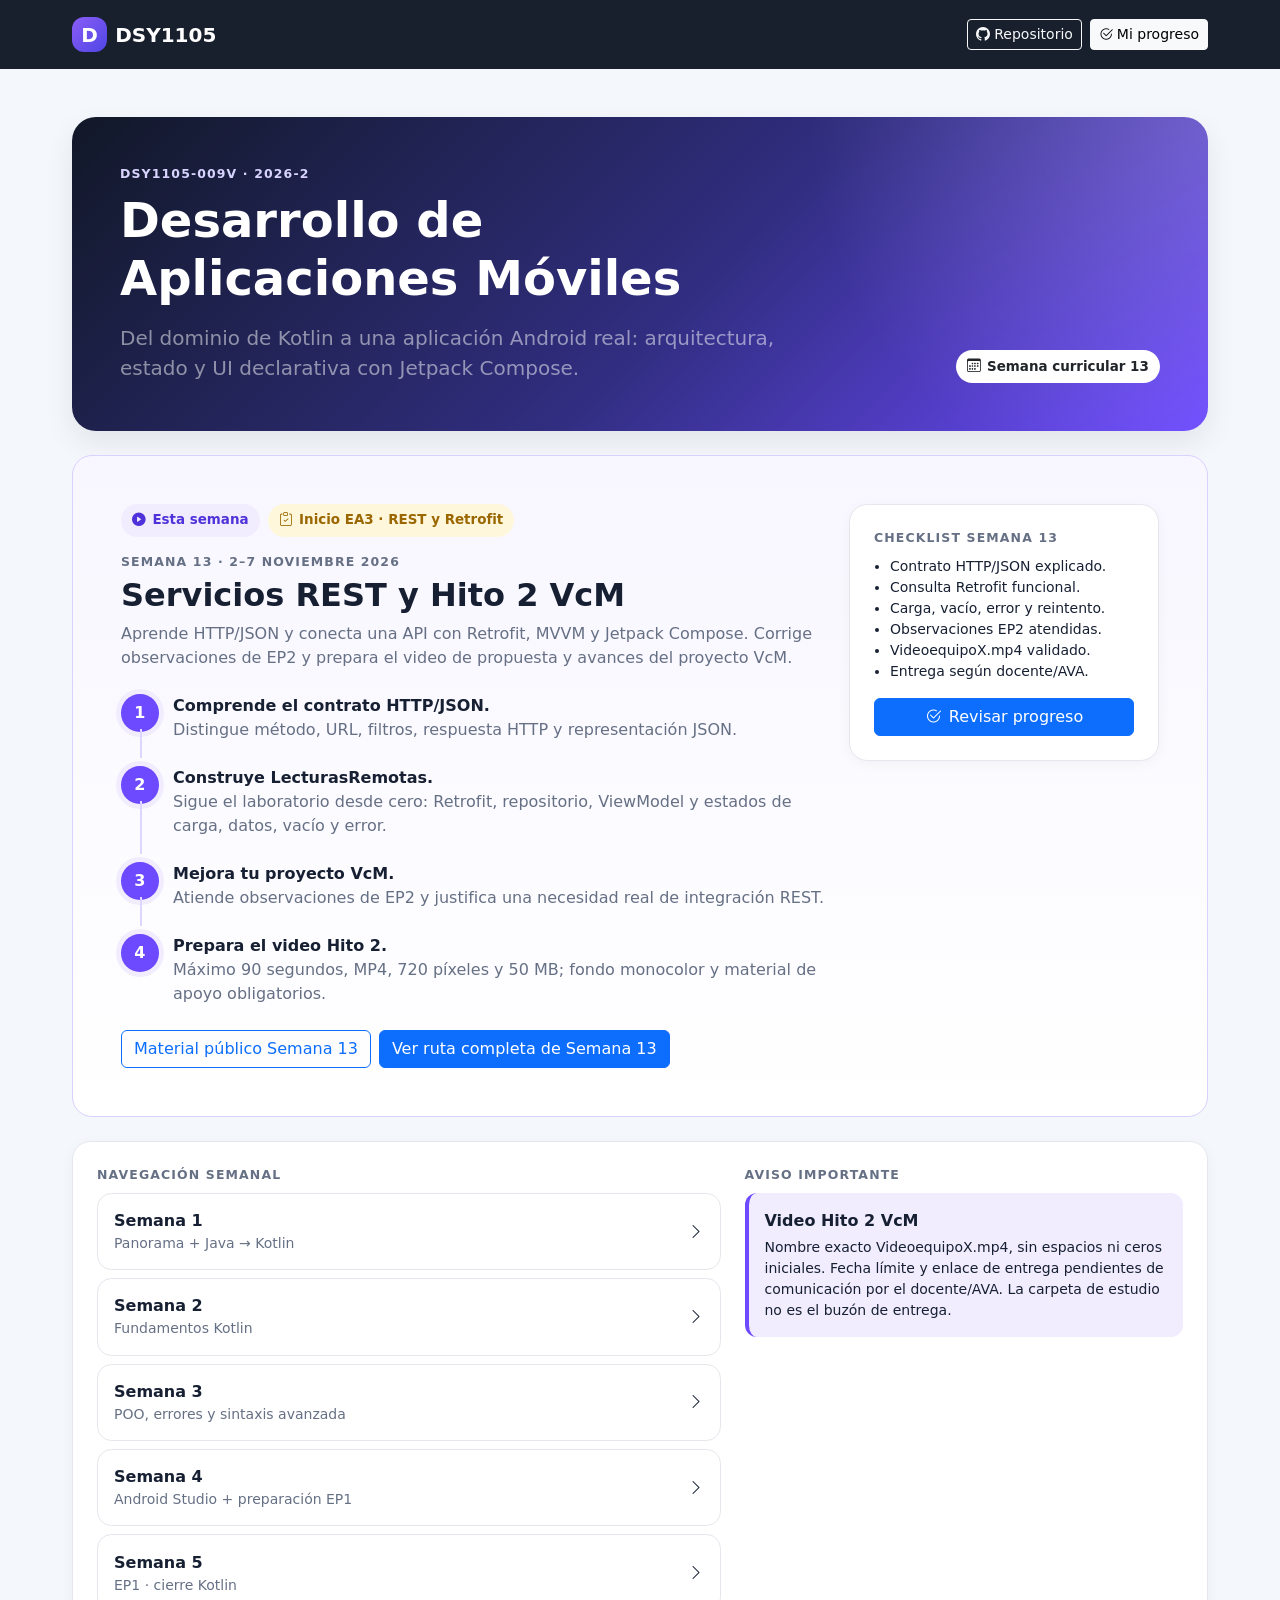
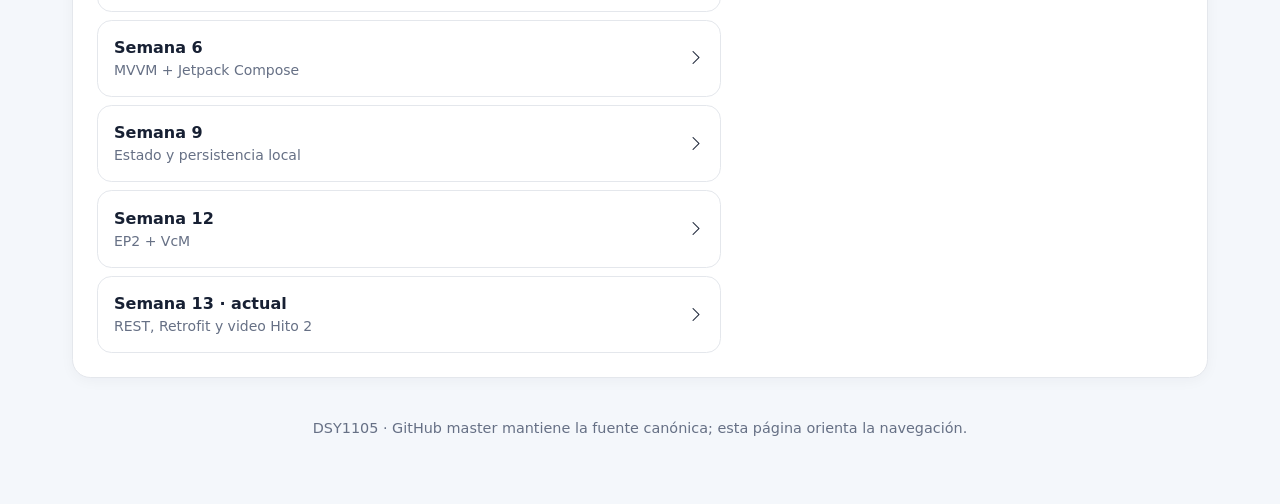
<file: index.html>
<!doctype html><html lang="es"><head><meta charset="utf-8"><meta name="viewport" content="width=device-width,initial-scale=1"><title>DSY1105 · Desarrollo de Aplicaciones Móviles</title><link href="https://cdn.jsdelivr.net/npm/bootstrap@5.3.8/dist/css/bootstrap.min.css" rel="stylesheet"><link href="https://cdn.jsdelivr.net/npm/bootstrap-icons@1.11.3/font/bootstrap-icons.min.css" rel="stylesheet"><link href="styles.css" rel="stylesheet"></head><body><nav class="navbar navbar-dark topbar sticky-top"><div class="container wrap py-1"><a class="navbar-brand d-flex align-items-center gap-2 fw-bold" href="index.html"><span class="brand-mark">D</span><span>DSY1105</span></a><div class="d-flex gap-2"><a class="btn btn-sm btn-outline-light" href="repositorio-estudiante.html"><i class="bi bi-github me-1"></i>Repositorio</a><a class="btn btn-sm btn-light" href="progreso.html"><i class="bi bi-check2-circle me-1"></i>Mi progreso</a></div></div></nav><main class="container wrap py-4 py-md-5"><section class="hero p-4 p-md-5 mb-4"><div class="eyebrow mb-2">DSY1105-009V · 2026-2</div><div class="row align-items-end g-4"><div class="col-lg-8"><h1 class="display-5 fw-bold mb-3">Desarrollo de Aplicaciones Móviles</h1><p class="lead text-white-50 mb-0">Del dominio de Kotlin a una aplicación Android real: arquitectura, estado y UI declarativa con Jetpack Compose.</p></div><div class="col-lg-4 text-lg-end"><span class="status-pill bg-white text-dark"><i class="bi bi-calendar3"></i>Semana curricular 13</span></div></div></section><section class="week-focus p-4 p-md-5 mb-4"><div class="d-flex flex-column flex-lg-row gap-4 justify-content-between"><div class="flex-grow-1"><div class="d-flex flex-wrap gap-2 mb-3"><span class="status-pill status-current"><i class="bi bi-play-circle-fill"></i>Esta semana</span><span class="status-pill status-pending"><i class="bi bi-clipboard-check"></i>Inicio EA3 · REST y Retrofit</span></div><div class="eyebrow mb-1">Semana 13 · 2–7 noviembre 2026</div><h2 class="h2 fw-bold">Servicios REST y Hito 2 VcM</h2><p class="muted mb-4">Aprende HTTP/JSON y conecta una API con Retrofit, MVVM y Jetpack Compose. Corrige observaciones de EP2 y prepara el video de propuesta y avances del proyecto VcM.</p><div class="d-grid gap-4"><div class="route-step"><span class="route-number">1</span><strong>Comprende el contrato HTTP/JSON.</strong><div class="muted">Distingue método, URL, filtros, respuesta HTTP y representación JSON.</div></div><div class="route-step"><span class="route-number">2</span><strong>Construye LecturasRemotas.</strong><div class="muted">Sigue el laboratorio desde cero: Retrofit, repositorio, ViewModel y estados de carga, datos, vacío y error.</div></div><div class="route-step"><span class="route-number">3</span><strong>Mejora tu proyecto VcM.</strong><div class="muted">Atiende observaciones de EP2 y justifica una necesidad real de integración REST.</div></div><div class="route-step"><span class="route-number">4</span><strong>Prepara el video Hito 2.</strong><div class="muted">Máximo 90 segundos, MP4, 720 píxeles y 50 MB; fondo monocolor y material de apoyo obligatorios.</div></div></div><a class="btn btn-outline-primary mt-4 me-2" href="https://drive.google.com/drive/folders/13-mGFaKMLyDonrS1et5FfMMY0rSMexlS">Material público Semana 13</a><a class="btn btn-primary mt-4" href="https://github.com/cmartinezs/DSY1105-DESARROLLO-APLICACIONES-MOVILES-2026-2/blob/master/semanas/semana-13/README.md">Ver ruta completa de Semana 13</a></div><aside class="surface p-3 p-md-4 align-self-start" style="min-width:min(100%,310px)"><div class="eyebrow mb-2">Checklist Semana 13</div><ul class="small ps-3 mb-3"><li>Contrato HTTP/JSON explicado.</li><li>Consulta Retrofit funcional.</li><li>Carga, vacío, error y reintento.</li><li>Observaciones EP2 atendidas.</li><li>VideoequipoX.mp4 validado.</li><li>Entrega según docente/AVA.</li></ul><a class="btn btn-primary w-100" href="progreso.html"><i class="bi bi-check2-circle me-2"></i>Revisar progreso</a></aside></div></section><section class="surface p-4 mb-4"><div class="row g-4"><div class="col-lg-7"><div class="eyebrow mb-2">Navegación semanal</div><div class="d-grid gap-2"><a class="quick-link" href="https://github.com/cmartinezs/DSY1105-DESARROLLO-APLICACIONES-MOVILES-2026-2/tree/master/semanas/semana-01"><span><strong>Semana 1</strong><span class="muted d-block small">Panorama + Java → Kotlin</span></span><i class="bi bi-chevron-right"></i></a><a class="quick-link" href="https://github.com/cmartinezs/DSY1105-DESARROLLO-APLICACIONES-MOVILES-2026-2/tree/master/semanas/semana-02"><span><strong>Semana 2</strong><span class="muted d-block small">Fundamentos Kotlin</span></span><i class="bi bi-chevron-right"></i></a><a class="quick-link" href="https://github.com/cmartinezs/DSY1105-DESARROLLO-APLICACIONES-MOVILES-2026-2/tree/master/semanas/semana-03"><span><strong>Semana 3</strong><span class="muted d-block small">POO, errores y sintaxis avanzada</span></span><i class="bi bi-chevron-right"></i></a><a class="quick-link" href="https://github.com/cmartinezs/DSY1105-DESARROLLO-APLICACIONES-MOVILES-2026-2/tree/master/semanas/semana-04"><span><strong>Semana 4</strong><span class="muted d-block small">Android Studio + preparación EP1</span></span><i class="bi bi-chevron-right"></i></a><a class="quick-link" href="https://github.com/cmartinezs/DSY1105-DESARROLLO-APLICACIONES-MOVILES-2026-2/tree/master/semanas/semana-05"><span><strong>Semana 5</strong><span class="muted d-block small">EP1 · cierre Kotlin</span></span><i class="bi bi-chevron-right"></i></a><a class="quick-link" href="https://github.com/cmartinezs/DSY1105-DESARROLLO-APLICACIONES-MOVILES-2026-2/tree/master/semanas/semana-06"><span><strong>Semana 6</strong><span class="muted d-block small">MVVM + Jetpack Compose</span></span><i class="bi bi-chevron-right"></i></a><a class="quick-link" href="https://github.com/cmartinezs/DSY1105-DESARROLLO-APLICACIONES-MOVILES-2026-2/tree/master/semanas/semana-09"><span><strong>Semana 9</strong><span class="muted d-block small">Estado y persistencia local</span></span><i class="bi bi-chevron-right"></i></a><a class="quick-link" href="https://github.com/cmartinezs/DSY1105-DESARROLLO-APLICACIONES-MOVILES-2026-2/tree/master/semanas/semana-12"><span><strong>Semana 12</strong><span class="muted d-block small">EP2 + VcM</span></span><i class="bi bi-chevron-right"></i></a><a class="quick-link" href="https://github.com/cmartinezs/DSY1105-DESARROLLO-APLICACIONES-MOVILES-2026-2/tree/master/semanas/semana-13"><span><strong>Semana 13 · actual</strong><span class="muted d-block small">REST, Retrofit y video Hito 2</span></span><i class="bi bi-chevron-right"></i></a></div></div><div class="col-lg-5"><div class="eyebrow mb-2">Aviso importante</div><div class="callout"><strong>Video Hito 2 VcM</strong><div class="small mt-1">Nombre exacto VideoequipoX.mp4, sin espacios ni ceros iniciales. Fecha límite y enlace de entrega pendientes de comunicación por el docente/AVA. La carpeta de estudio no es el buzón de entrega.</div></div></div></div></section><footer class="text-center footer-note py-3">DSY1105 · GitHub master mantiene la fuente canónica; esta página orienta la navegación.</footer></main></body></html>
</file>
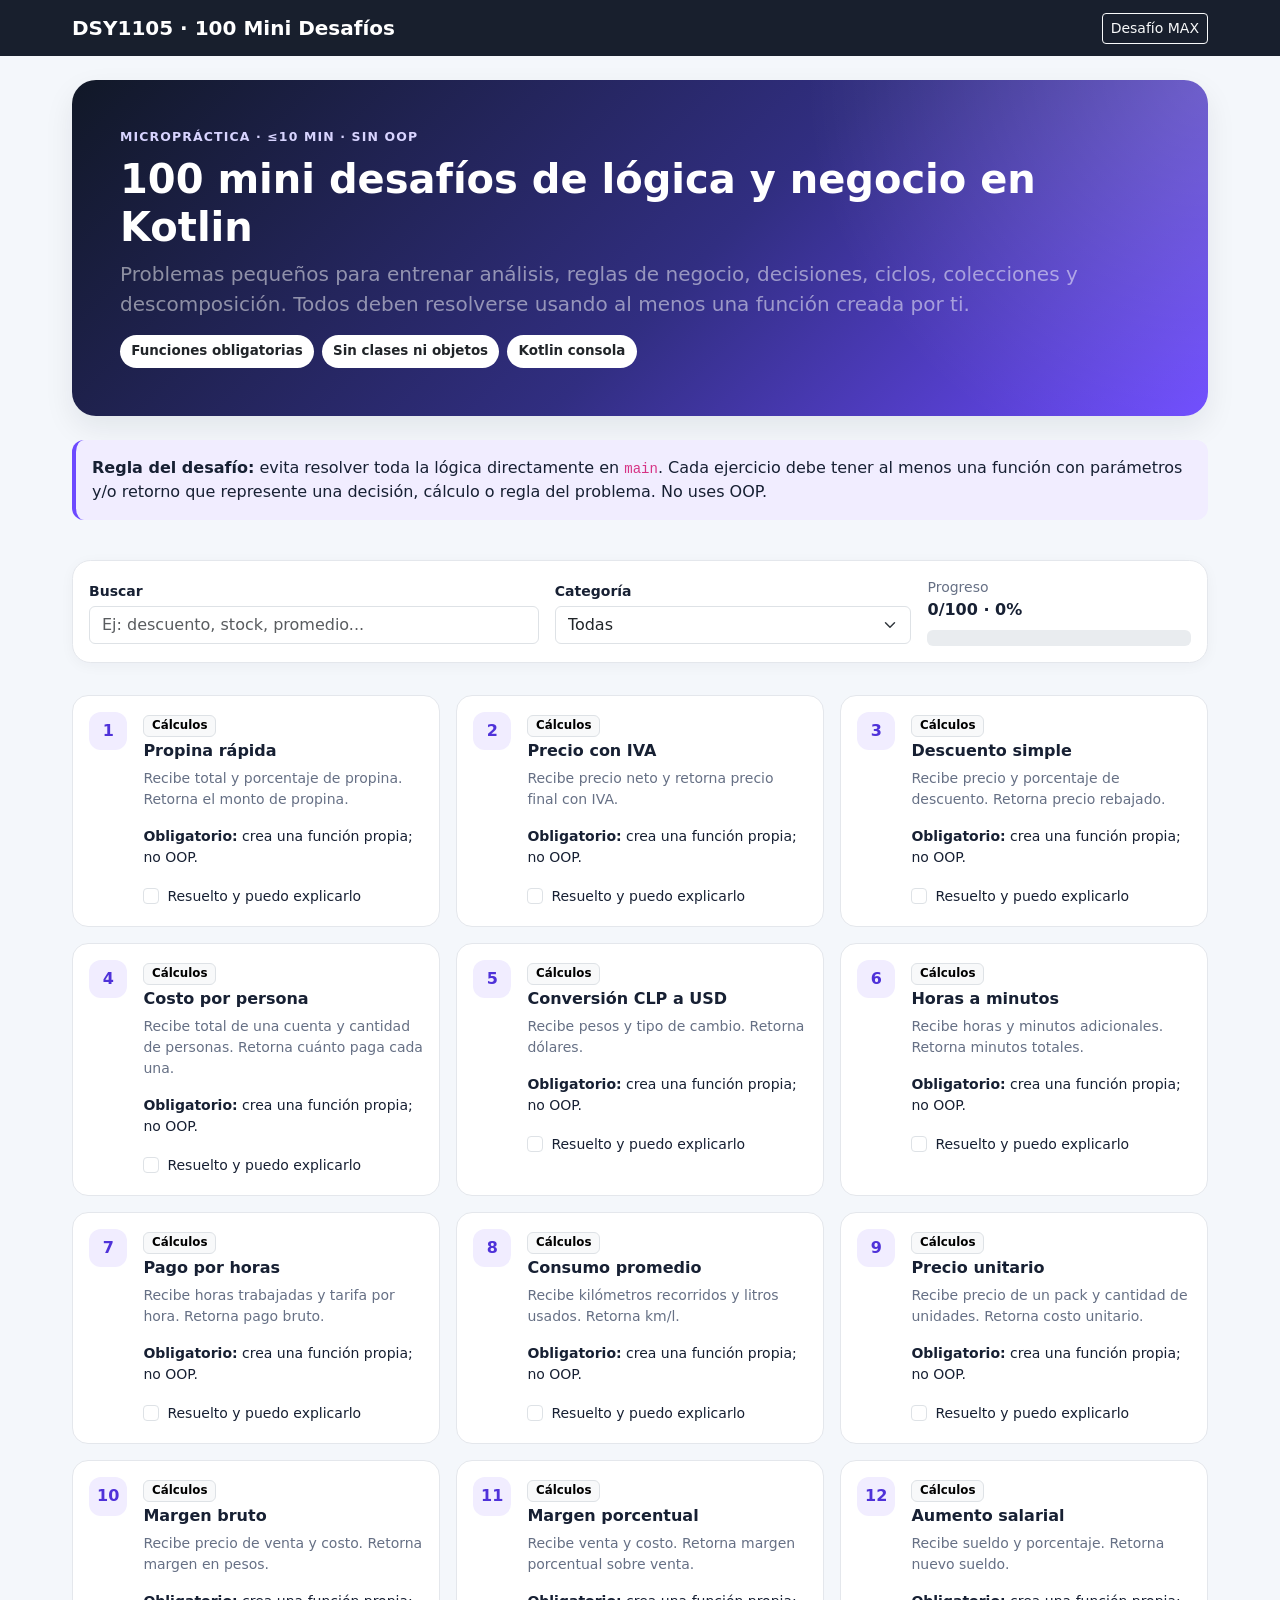
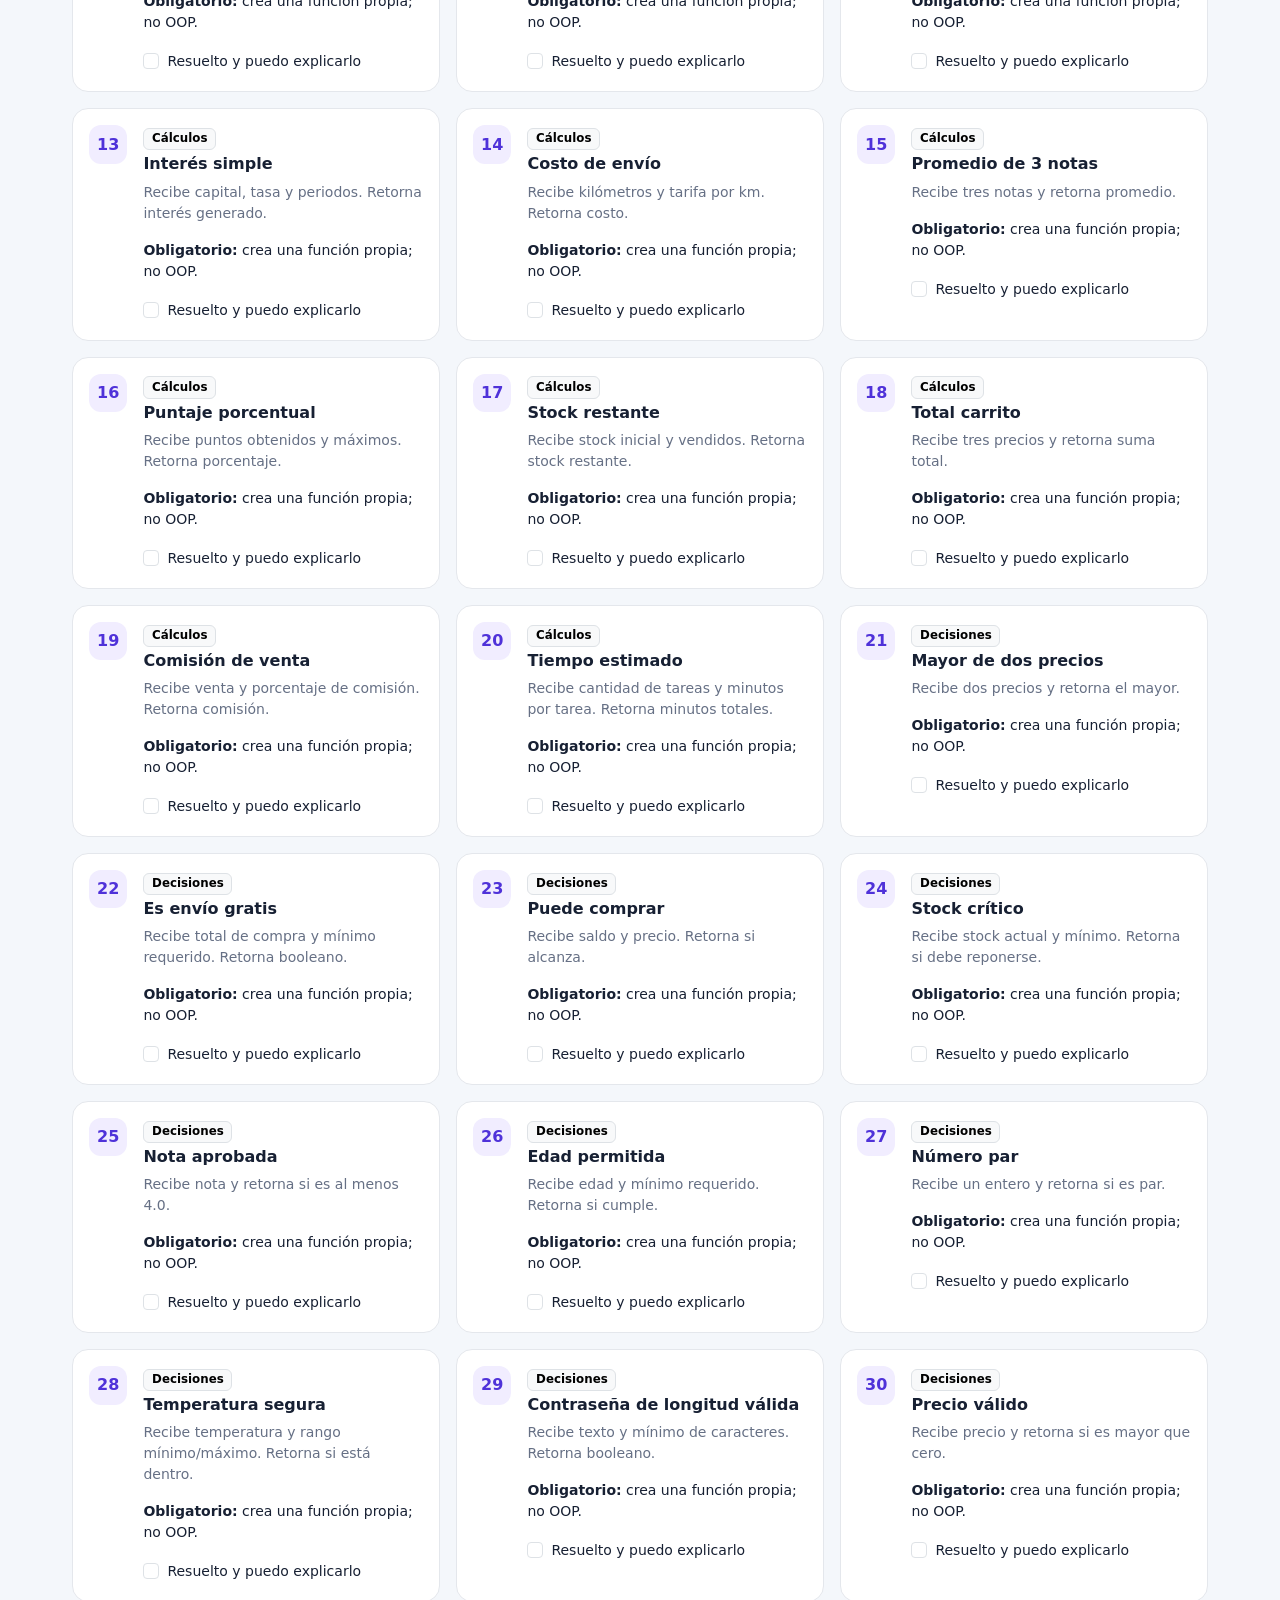
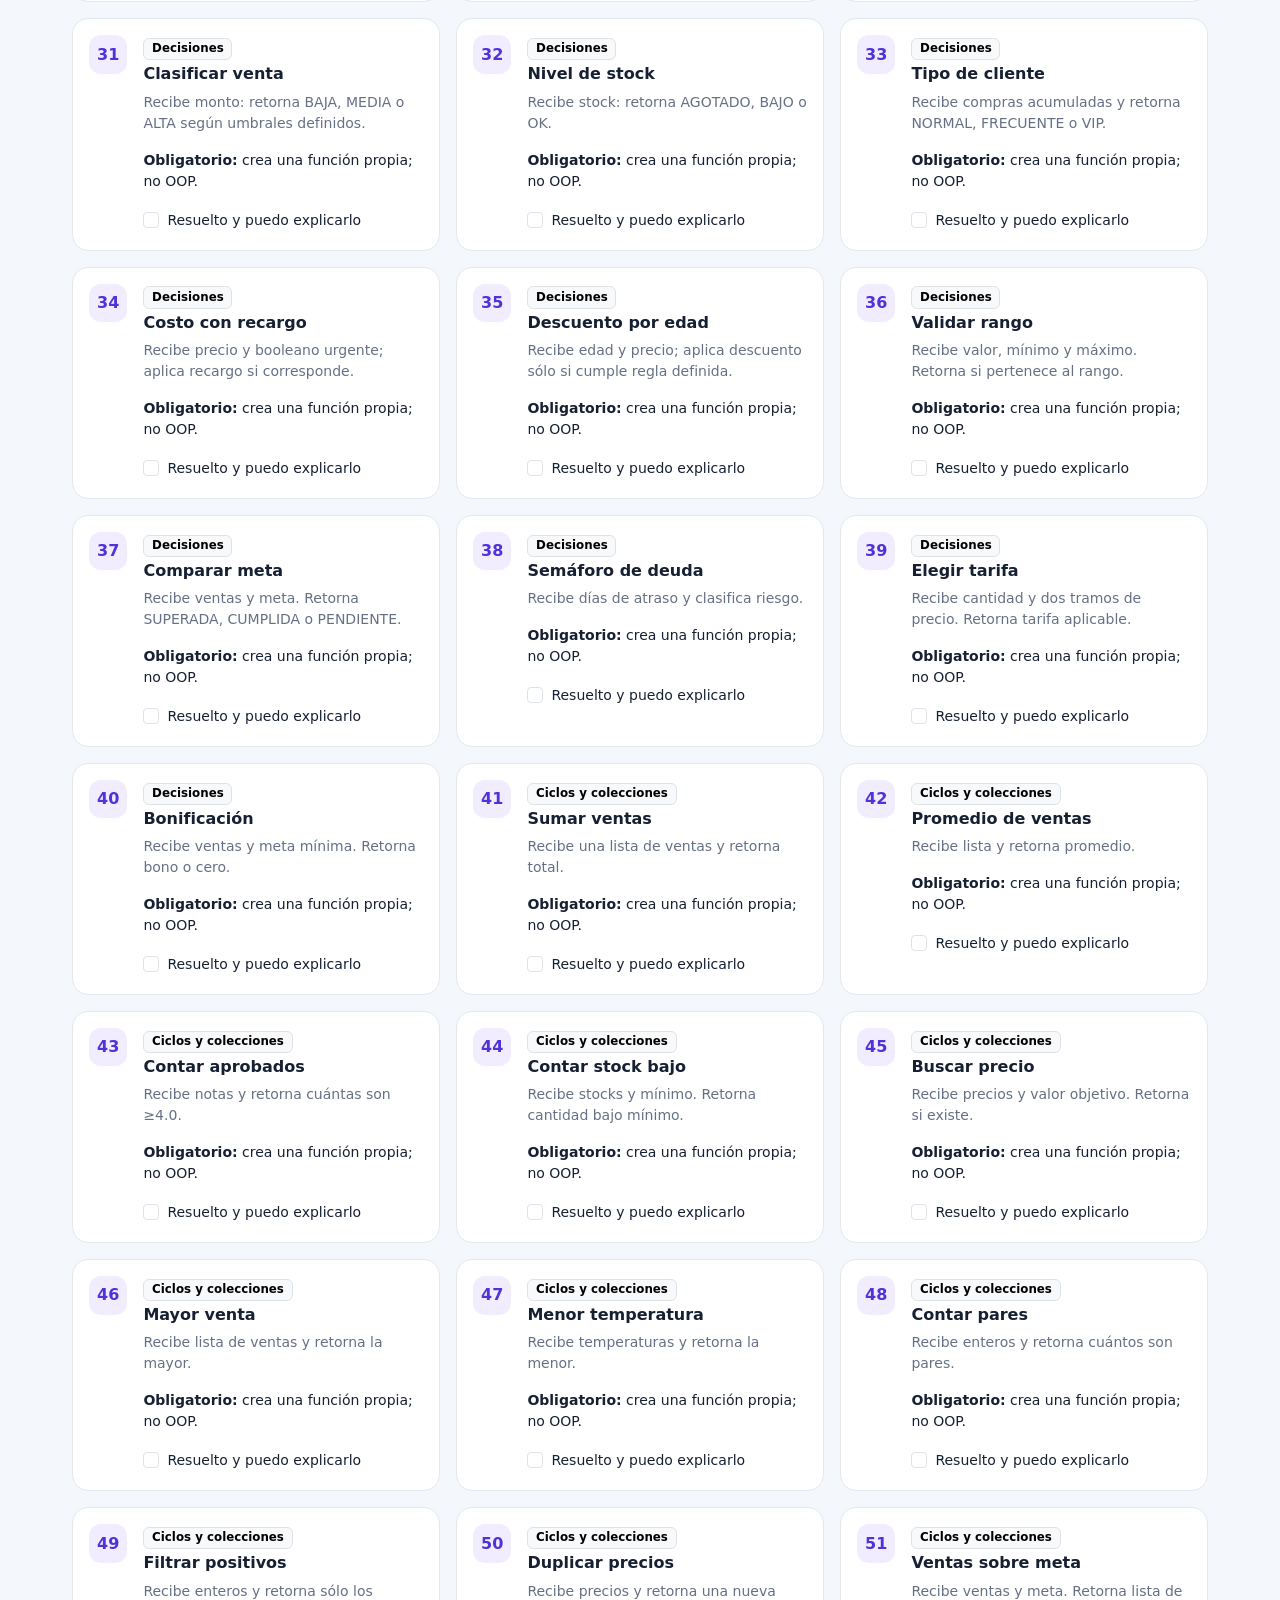
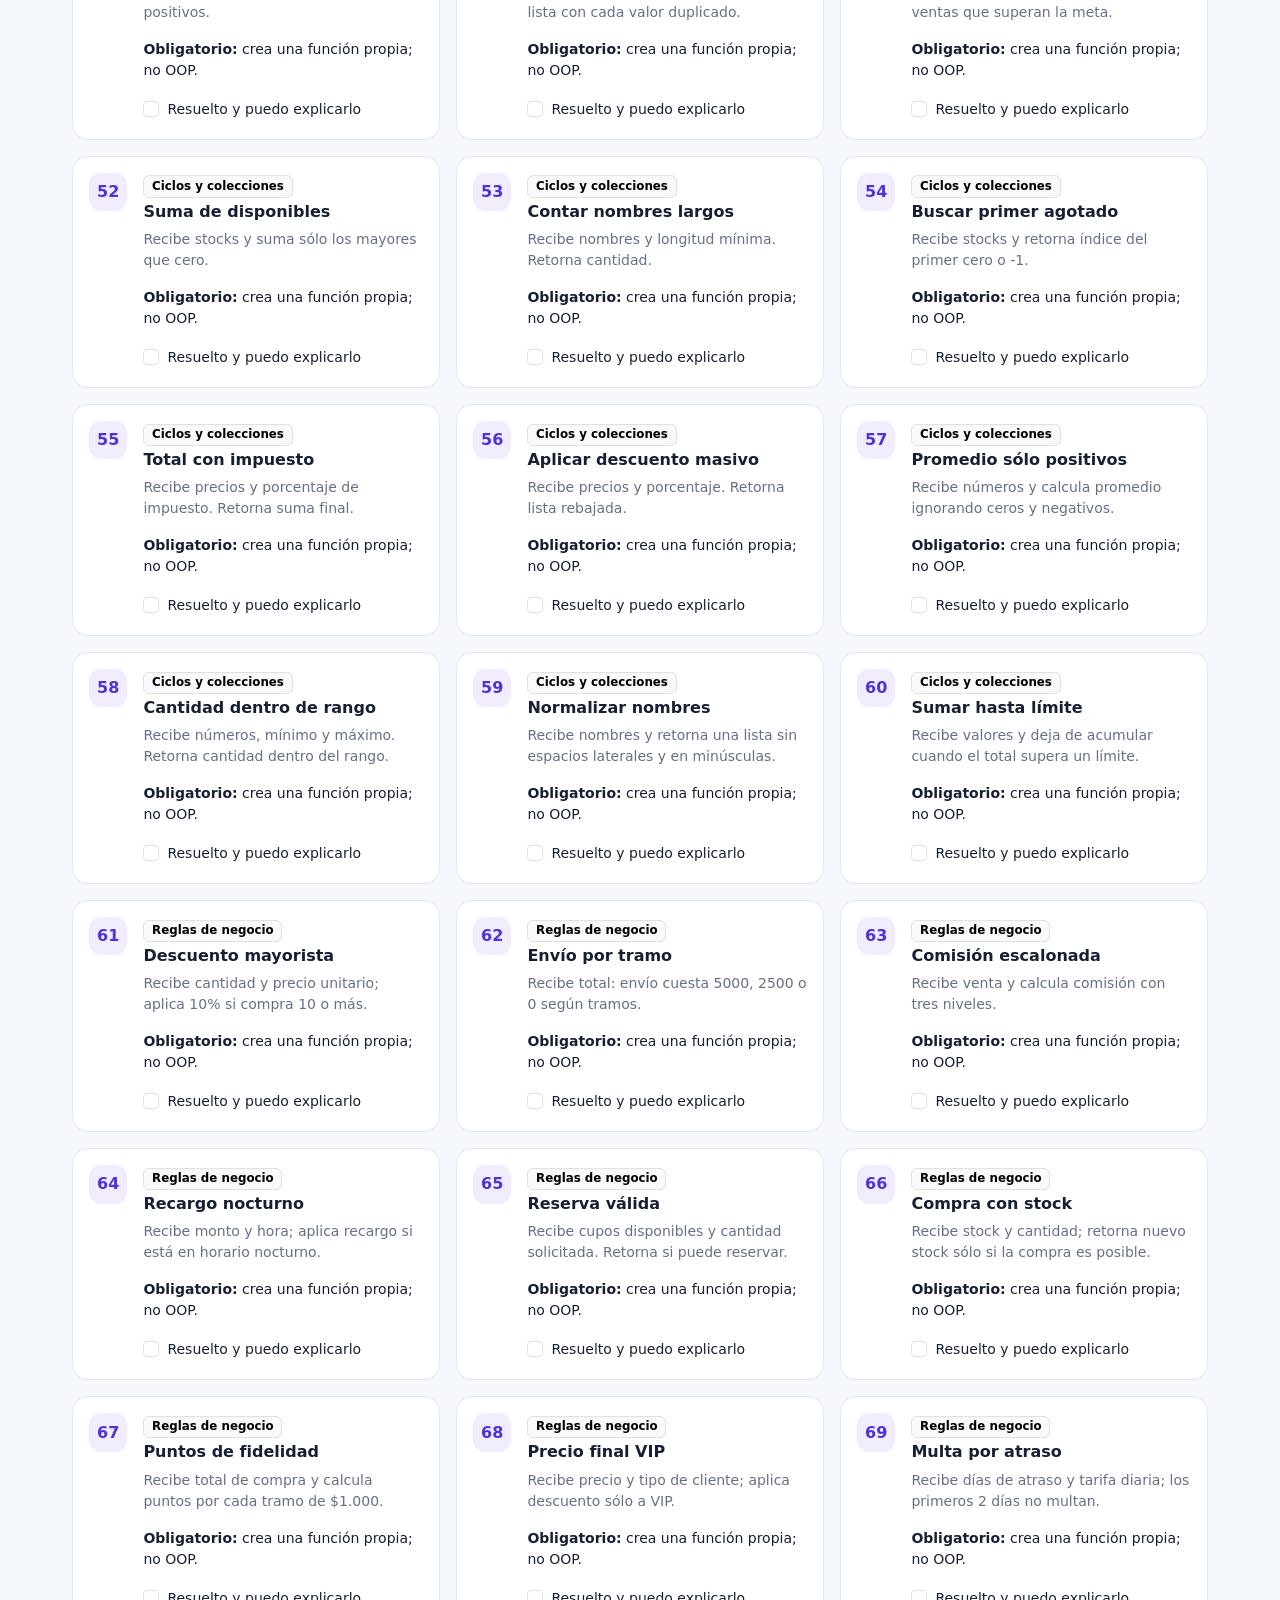
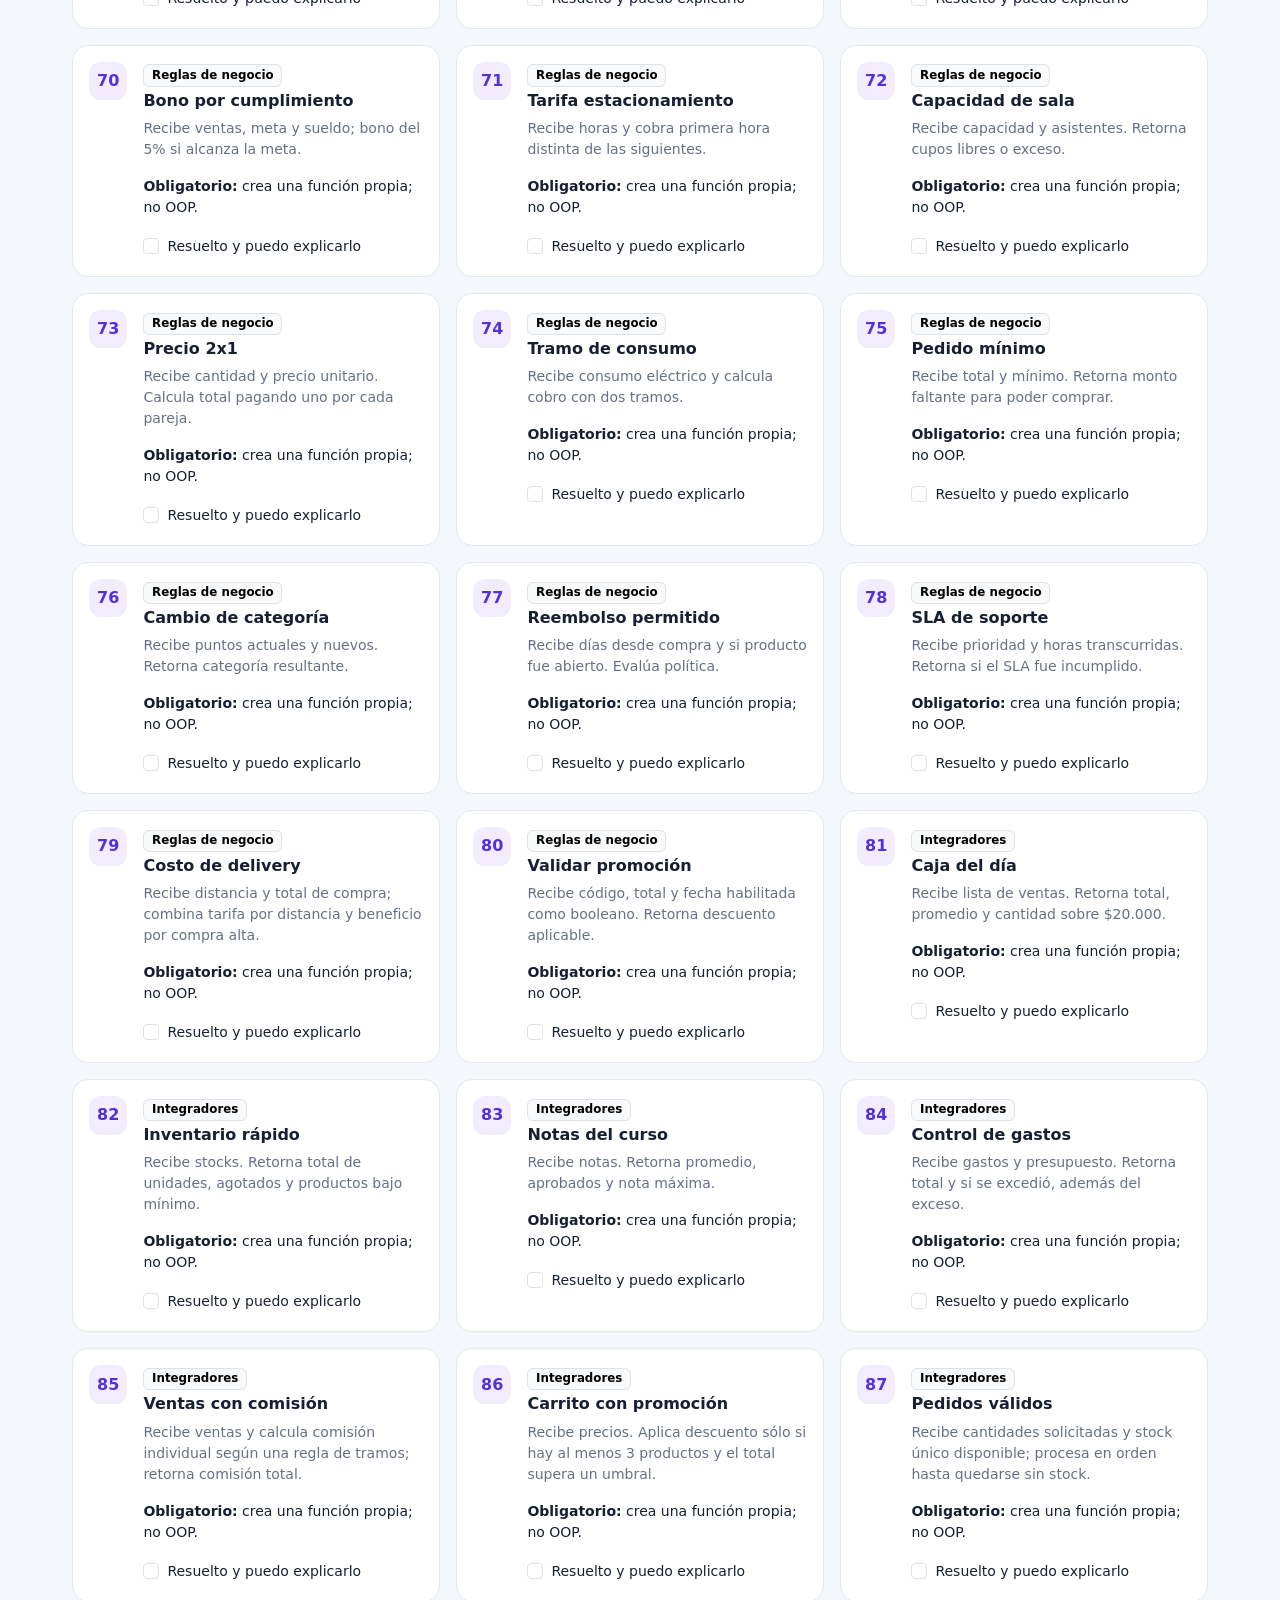
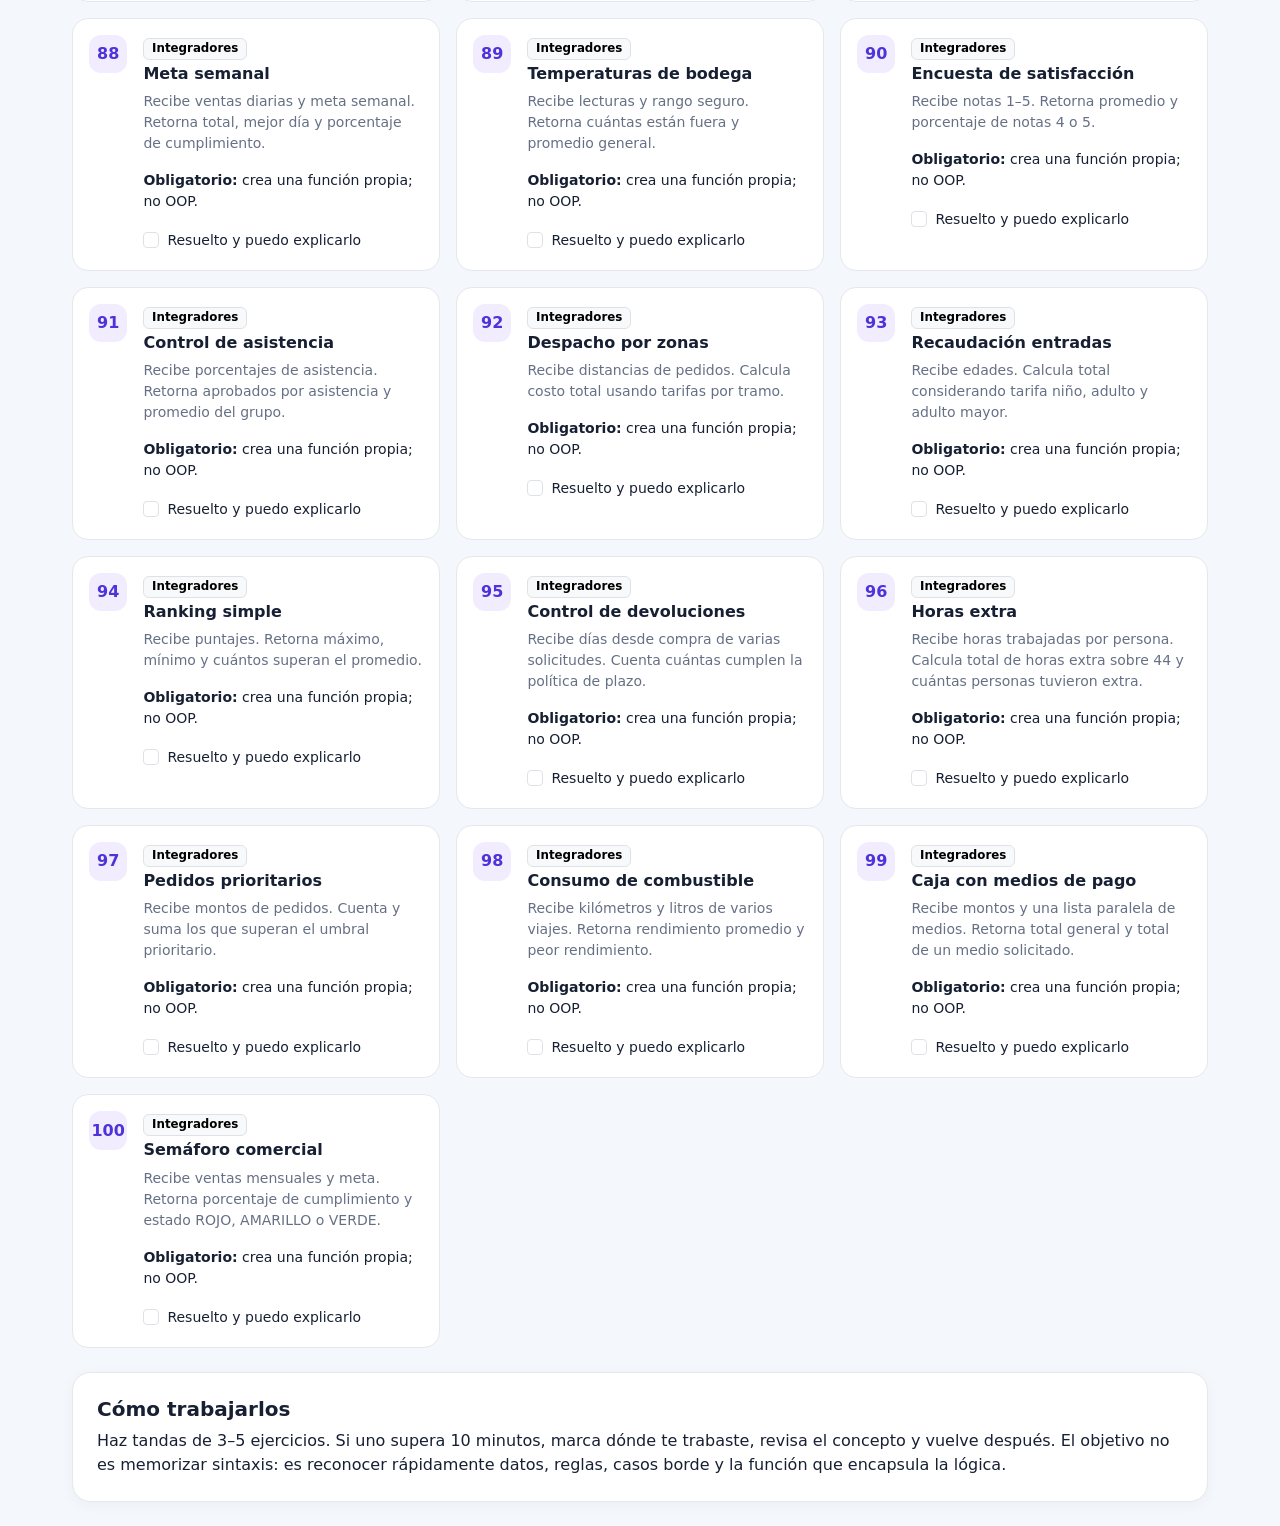
<file: desafio-100-kotlin.html>
<!doctype html><html lang="es"><head><meta charset="utf-8"><meta name="viewport" content="width=device-width,initial-scale=1"><title>100 Mini Desafíos Kotlin · DSY1105</title><link href="https://cdn.jsdelivr.net/npm/bootstrap@5.3.8/dist/css/bootstrap.min.css" rel="stylesheet"><link href="https://cdn.jsdelivr.net/npm/bootstrap-icons@1.11.3/font/bootstrap-icons.min.css" rel="stylesheet"><link href="styles.css" rel="stylesheet"><style>.mini-card{border:1px solid var(--border);border-radius:1rem;background:#fff;height:100%}.mini-card.done{opacity:.62}.mini-card.done h3{text-decoration:line-through}.num{width:2.4rem;height:2.4rem;border-radius:.75rem;background:var(--primary-soft);color:var(--primary-2);display:grid;place-items:center;font-weight:800;flex:0 0 auto}.tag{font-size:.74rem}.sticky-tools{position:sticky;top:60px;z-index:20;background:rgba(244,247,251,.96);backdrop-filter:blur(10px)}@media(max-width:767px){.sticky-tools{top:56px}}</style></head><body><nav class="navbar navbar-dark topbar sticky-top"><div class="container wrap"><a class="navbar-brand fw-bold" href="index.html">DSY1105 · 100 Mini Desafíos</a><a class="btn btn-outline-light btn-sm" href="desafio-max.html">Desafío MAX</a></div></nav><main class="container wrap py-4"><section class="hero p-4 p-md-5 mb-4"><div class="eyebrow mb-2">MICROPRÁCTICA · ≤10 MIN · SIN OOP</div><h1 class="display-6 fw-bold">100 mini desafíos de lógica y negocio en Kotlin</h1><p class="lead text-white-50 mb-3">Problemas pequeños para entrenar análisis, reglas de negocio, decisiones, ciclos, colecciones y descomposición. Todos deben resolverse usando al menos una función creada por ti.</p><div class="d-flex flex-wrap gap-2"><span class="status-pill bg-white text-dark">Funciones obligatorias</span><span class="status-pill bg-white text-dark">Sin clases ni objetos</span><span class="status-pill bg-white text-dark">Kotlin consola</span></div></section><section class="callout mb-4"><strong>Regla del desafío:</strong> evita resolver toda la lógica directamente en <code>main</code>. Cada ejercicio debe tener al menos una función con parámetros y/o retorno que represente una decisión, cálculo o regla del problema. No uses OOP.</section><section class="sticky-tools py-3 mb-3"><div class="surface p-3"><div class="row g-3 align-items-center"><div class="col-lg-5"><label class="form-label small fw-bold mb-1" for="search">Buscar</label><input id="search" class="form-control" placeholder="Ej: descuento, stock, promedio..."></div><div class="col-lg-4"><label class="form-label small fw-bold mb-1" for="filter">Categoría</label><select id="filter" class="form-select"><option value="">Todas</option><option>Cálculos</option><option>Decisiones</option><option>Ciclos y colecciones</option><option>Reglas de negocio</option><option>Integradores</option></select></div><div class="col-lg-3"><div class="small muted">Progreso</div><div class="fw-bold"><span id="doneCount">0</span>/100 · <span id="pct">0</span>%</div><div class="progress mt-2"><div id="bar" class="progress-bar bg-success" style="width:0%"></div></div></div></div></div></section><div id="list" class="row g-3"></div><section class="surface p-4 mt-4"><h2 class="h5 fw-bold">Cómo trabajarlos</h2><p class="mb-0">Haz tandas de 3–5 ejercicios. Si uno supera 10 minutos, marca dónde te trabaste, revisa el concepto y vuelve después. El objetivo no es memorizar sintaxis: es reconocer rápidamente datos, reglas, casos borde y la función que encapsula la lógica.</p></section></main><script>
const data=[
['Cálculos','Propina rápida','Recibe total y porcentaje de propina. Retorna el monto de propina.'],['Cálculos','Precio con IVA','Recibe precio neto y retorna precio final con IVA.'],['Cálculos','Descuento simple','Recibe precio y porcentaje de descuento. Retorna precio rebajado.'],['Cálculos','Costo por persona','Recibe total de una cuenta y cantidad de personas. Retorna cuánto paga cada una.'],['Cálculos','Conversión CLP a USD','Recibe pesos y tipo de cambio. Retorna dólares.'],['Cálculos','Horas a minutos','Recibe horas y minutos adicionales. Retorna minutos totales.'],['Cálculos','Pago por horas','Recibe horas trabajadas y tarifa por hora. Retorna pago bruto.'],['Cálculos','Consumo promedio','Recibe kilómetros recorridos y litros usados. Retorna km/l.'],['Cálculos','Precio unitario','Recibe precio de un pack y cantidad de unidades. Retorna costo unitario.'],['Cálculos','Margen bruto','Recibe precio de venta y costo. Retorna margen en pesos.'],['Cálculos','Margen porcentual','Recibe venta y costo. Retorna margen porcentual sobre venta.'],['Cálculos','Aumento salarial','Recibe sueldo y porcentaje. Retorna nuevo sueldo.'],['Cálculos','Interés simple','Recibe capital, tasa y periodos. Retorna interés generado.'],['Cálculos','Costo de envío','Recibe kilómetros y tarifa por km. Retorna costo.'],['Cálculos','Promedio de 3 notas','Recibe tres notas y retorna promedio.'],['Cálculos','Puntaje porcentual','Recibe puntos obtenidos y máximos. Retorna porcentaje.'],['Cálculos','Stock restante','Recibe stock inicial y vendidos. Retorna stock restante.'],['Cálculos','Total carrito','Recibe tres precios y retorna suma total.'],['Cálculos','Comisión de venta','Recibe venta y porcentaje de comisión. Retorna comisión.'],['Cálculos','Tiempo estimado','Recibe cantidad de tareas y minutos por tarea. Retorna minutos totales.'],['Decisiones','Mayor de dos precios','Recibe dos precios y retorna el mayor.'],['Decisiones','Es envío gratis','Recibe total de compra y mínimo requerido. Retorna booleano.'],['Decisiones','Puede comprar','Recibe saldo y precio. Retorna si alcanza.'],['Decisiones','Stock crítico','Recibe stock actual y mínimo. Retorna si debe reponerse.'],['Decisiones','Nota aprobada','Recibe nota y retorna si es al menos 4.0.'],['Decisiones','Edad permitida','Recibe edad y mínimo requerido. Retorna si cumple.'],['Decisiones','Número par','Recibe un entero y retorna si es par.'],['Decisiones','Temperatura segura','Recibe temperatura y rango mínimo/máximo. Retorna si está dentro.'],['Decisiones','Contraseña de longitud válida','Recibe texto y mínimo de caracteres. Retorna booleano.'],['Decisiones','Precio válido','Recibe precio y retorna si es mayor que cero.'],['Decisiones','Clasificar venta','Recibe monto: retorna BAJA, MEDIA o ALTA según umbrales definidos.'],['Decisiones','Nivel de stock','Recibe stock: retorna AGOTADO, BAJO o OK.'],['Decisiones','Tipo de cliente','Recibe compras acumuladas y retorna NORMAL, FRECUENTE o VIP.'],['Decisiones','Costo con recargo','Recibe precio y booleano urgente; aplica recargo si corresponde.'],['Decisiones','Descuento por edad','Recibe edad y precio; aplica descuento sólo si cumple regla definida.'],['Decisiones','Validar rango','Recibe valor, mínimo y máximo. Retorna si pertenece al rango.'],['Decisiones','Comparar meta','Recibe ventas y meta. Retorna SUPERADA, CUMPLIDA o PENDIENTE.'],['Decisiones','Semáforo de deuda','Recibe días de atraso y clasifica riesgo.'],['Decisiones','Elegir tarifa','Recibe cantidad y dos tramos de precio. Retorna tarifa aplicable.'],['Decisiones','Bonificación','Recibe ventas y meta mínima. Retorna bono o cero.'],['Ciclos y colecciones','Sumar ventas','Recibe una lista de ventas y retorna total.'],['Ciclos y colecciones','Promedio de ventas','Recibe lista y retorna promedio.'],['Ciclos y colecciones','Contar aprobados','Recibe notas y retorna cuántas son ≥4.0.'],['Ciclos y colecciones','Contar stock bajo','Recibe stocks y mínimo. Retorna cantidad bajo mínimo.'],['Ciclos y colecciones','Buscar precio','Recibe precios y valor objetivo. Retorna si existe.'],['Ciclos y colecciones','Mayor venta','Recibe lista de ventas y retorna la mayor.'],['Ciclos y colecciones','Menor temperatura','Recibe temperaturas y retorna la menor.'],['Ciclos y colecciones','Contar pares','Recibe enteros y retorna cuántos son pares.'],['Ciclos y colecciones','Filtrar positivos','Recibe enteros y retorna sólo los positivos.'],['Ciclos y colecciones','Duplicar precios','Recibe precios y retorna una nueva lista con cada valor duplicado.'],['Ciclos y colecciones','Ventas sobre meta','Recibe ventas y meta. Retorna lista de ventas que superan la meta.'],['Ciclos y colecciones','Suma de disponibles','Recibe stocks y suma sólo los mayores que cero.'],['Ciclos y colecciones','Contar nombres largos','Recibe nombres y longitud mínima. Retorna cantidad.'],['Ciclos y colecciones','Buscar primer agotado','Recibe stocks y retorna índice del primer cero o -1.'],['Ciclos y colecciones','Total con impuesto','Recibe precios y porcentaje de impuesto. Retorna suma final.'],['Ciclos y colecciones','Aplicar descuento masivo','Recibe precios y porcentaje. Retorna lista rebajada.'],['Ciclos y colecciones','Promedio sólo positivos','Recibe números y calcula promedio ignorando ceros y negativos.'],['Ciclos y colecciones','Cantidad dentro de rango','Recibe números, mínimo y máximo. Retorna cantidad dentro del rango.'],['Ciclos y colecciones','Normalizar nombres','Recibe nombres y retorna una lista sin espacios laterales y en minúsculas.'],['Ciclos y colecciones','Sumar hasta límite','Recibe valores y deja de acumular cuando el total supera un límite.'],['Reglas de negocio','Descuento mayorista','Recibe cantidad y precio unitario; aplica 10% si compra 10 o más.'],['Reglas de negocio','Envío por tramo','Recibe total: envío cuesta 5000, 2500 o 0 según tramos.'],['Reglas de negocio','Comisión escalonada','Recibe venta y calcula comisión con tres niveles.'],['Reglas de negocio','Recargo nocturno','Recibe monto y hora; aplica recargo si está en horario nocturno.'],['Reglas de negocio','Reserva válida','Recibe cupos disponibles y cantidad solicitada. Retorna si puede reservar.'],['Reglas de negocio','Compra con stock','Recibe stock y cantidad; retorna nuevo stock sólo si la compra es posible.'],['Reglas de negocio','Puntos de fidelidad','Recibe total de compra y calcula puntos por cada tramo de $1.000.'],['Reglas de negocio','Precio final VIP','Recibe precio y tipo de cliente; aplica descuento sólo a VIP.'],['Reglas de negocio','Multa por atraso','Recibe días de atraso y tarifa diaria; los primeros 2 días no multan.'],['Reglas de negocio','Bono por cumplimiento','Recibe ventas, meta y sueldo; bono del 5% si alcanza la meta.'],['Reglas de negocio','Tarifa estacionamiento','Recibe horas y cobra primera hora distinta de las siguientes.'],['Reglas de negocio','Capacidad de sala','Recibe capacidad y asistentes. Retorna cupos libres o exceso.'],['Reglas de negocio','Precio 2x1','Recibe cantidad y precio unitario. Calcula total pagando uno por cada pareja.'],['Reglas de negocio','Tramo de consumo','Recibe consumo eléctrico y calcula cobro con dos tramos.'],['Reglas de negocio','Pedido mínimo','Recibe total y mínimo. Retorna monto faltante para poder comprar.'],['Reglas de negocio','Cambio de categoría','Recibe puntos actuales y nuevos. Retorna categoría resultante.'],['Reglas de negocio','Reembolso permitido','Recibe días desde compra y si producto fue abierto. Evalúa política.'],['Reglas de negocio','SLA de soporte','Recibe prioridad y horas transcurridas. Retorna si el SLA fue incumplido.'],['Reglas de negocio','Costo de delivery','Recibe distancia y total de compra; combina tarifa por distancia y beneficio por compra alta.'],['Reglas de negocio','Validar promoción','Recibe código, total y fecha habilitada como booleano. Retorna descuento aplicable.'],['Integradores','Caja del día','Recibe lista de ventas. Retorna total, promedio y cantidad sobre $20.000.'],['Integradores','Inventario rápido','Recibe stocks. Retorna total de unidades, agotados y productos bajo mínimo.'],['Integradores','Notas del curso','Recibe notas. Retorna promedio, aprobados y nota máxima.'],['Integradores','Control de gastos','Recibe gastos y presupuesto. Retorna total y si se excedió, además del exceso.'],['Integradores','Ventas con comisión','Recibe ventas y calcula comisión individual según una regla de tramos; retorna comisión total.'],['Integradores','Carrito con promoción','Recibe precios. Aplica descuento sólo si hay al menos 3 productos y el total supera un umbral.'],['Integradores','Pedidos válidos','Recibe cantidades solicitadas y stock único disponible; procesa en orden hasta quedarse sin stock.'],['Integradores','Meta semanal','Recibe ventas diarias y meta semanal. Retorna total, mejor día y porcentaje de cumplimiento.'],['Integradores','Temperaturas de bodega','Recibe lecturas y rango seguro. Retorna cuántas están fuera y promedio general.'],['Integradores','Encuesta de satisfacción','Recibe notas 1–5. Retorna promedio y porcentaje de notas 4 o 5.'],['Integradores','Control de asistencia','Recibe porcentajes de asistencia. Retorna aprobados por asistencia y promedio del grupo.'],['Integradores','Despacho por zonas','Recibe distancias de pedidos. Calcula costo total usando tarifas por tramo.'],['Integradores','Recaudación entradas','Recibe edades. Calcula total considerando tarifa niño, adulto y adulto mayor.'],['Integradores','Ranking simple','Recibe puntajes. Retorna máximo, mínimo y cuántos superan el promedio.'],['Integradores','Control de devoluciones','Recibe días desde compra de varias solicitudes. Cuenta cuántas cumplen la política de plazo.'],['Integradores','Horas extra','Recibe horas trabajadas por persona. Calcula total de horas extra sobre 44 y cuántas personas tuvieron extra.'],['Integradores','Pedidos prioritarios','Recibe montos de pedidos. Cuenta y suma los que superan el umbral prioritario.'],['Integradores','Consumo de combustible','Recibe kilómetros y litros de varios viajes. Retorna rendimiento promedio y peor rendimiento.'],['Integradores','Caja con medios de pago','Recibe montos y una lista paralela de medios. Retorna total general y total de un medio solicitado.'],['Integradores','Semáforo comercial','Recibe ventas mensuales y meta. Retorna porcentaje de cumplimiento y estado ROJO, AMARILLO o VERDE.']];
const KEY='dsy1105-mini100';let done=new Set(JSON.parse(localStorage.getItem(KEY)||'[]'));const list=document.getElementById('list'),search=document.getElementById('search'),filter=document.getElementById('filter');function render(){const q=search.value.toLowerCase().trim(),f=filter.value;list.innerHTML='';data.forEach((x,i)=>{const id=i+1;if((f&&x[0]!==f)||((x[1]+' '+x[2]).toLowerCase().indexOf(q)<0))return;const col=document.createElement('div');col.className='col-md-6 col-xl-4';col.innerHTML=`<article class="mini-card p-3 ${done.has(id)?'done':''}"><div class="d-flex gap-3"><div class="num">${id}</div><div class="flex-grow-1"><span class="badge text-bg-light border tag mb-1">${x[0]}</span><h3 class="h6 fw-bold mb-2">${x[1]}</h3><p class="small muted mb-3">${x[2]}</p><div class="small"><strong>Obligatorio:</strong> crea una función propia; no OOP.</div><div class="form-check mt-3"><input class="form-check-input" type="checkbox" id="c${id}" ${done.has(id)?'checked':''}><label class="form-check-label small" for="c${id}">Resuelto y puedo explicarlo</label></div></div></div></article>`;col.querySelector('input').addEventListener('change',e=>{e.target.checked?done.add(id):done.delete(id);localStorage.setItem(KEY,JSON.stringify([...done]));render();});list.appendChild(col)});progress()}function progress(){document.getElementById('doneCount').textContent=done.size;const p=Math.round(done.size/100*100);document.getElementById('pct').textContent=p;document.getElementById('bar').style.width=p+'%'}search.addEventListener('input',render);filter.addEventListener('change',render);render();
</script></body></html>
</file>
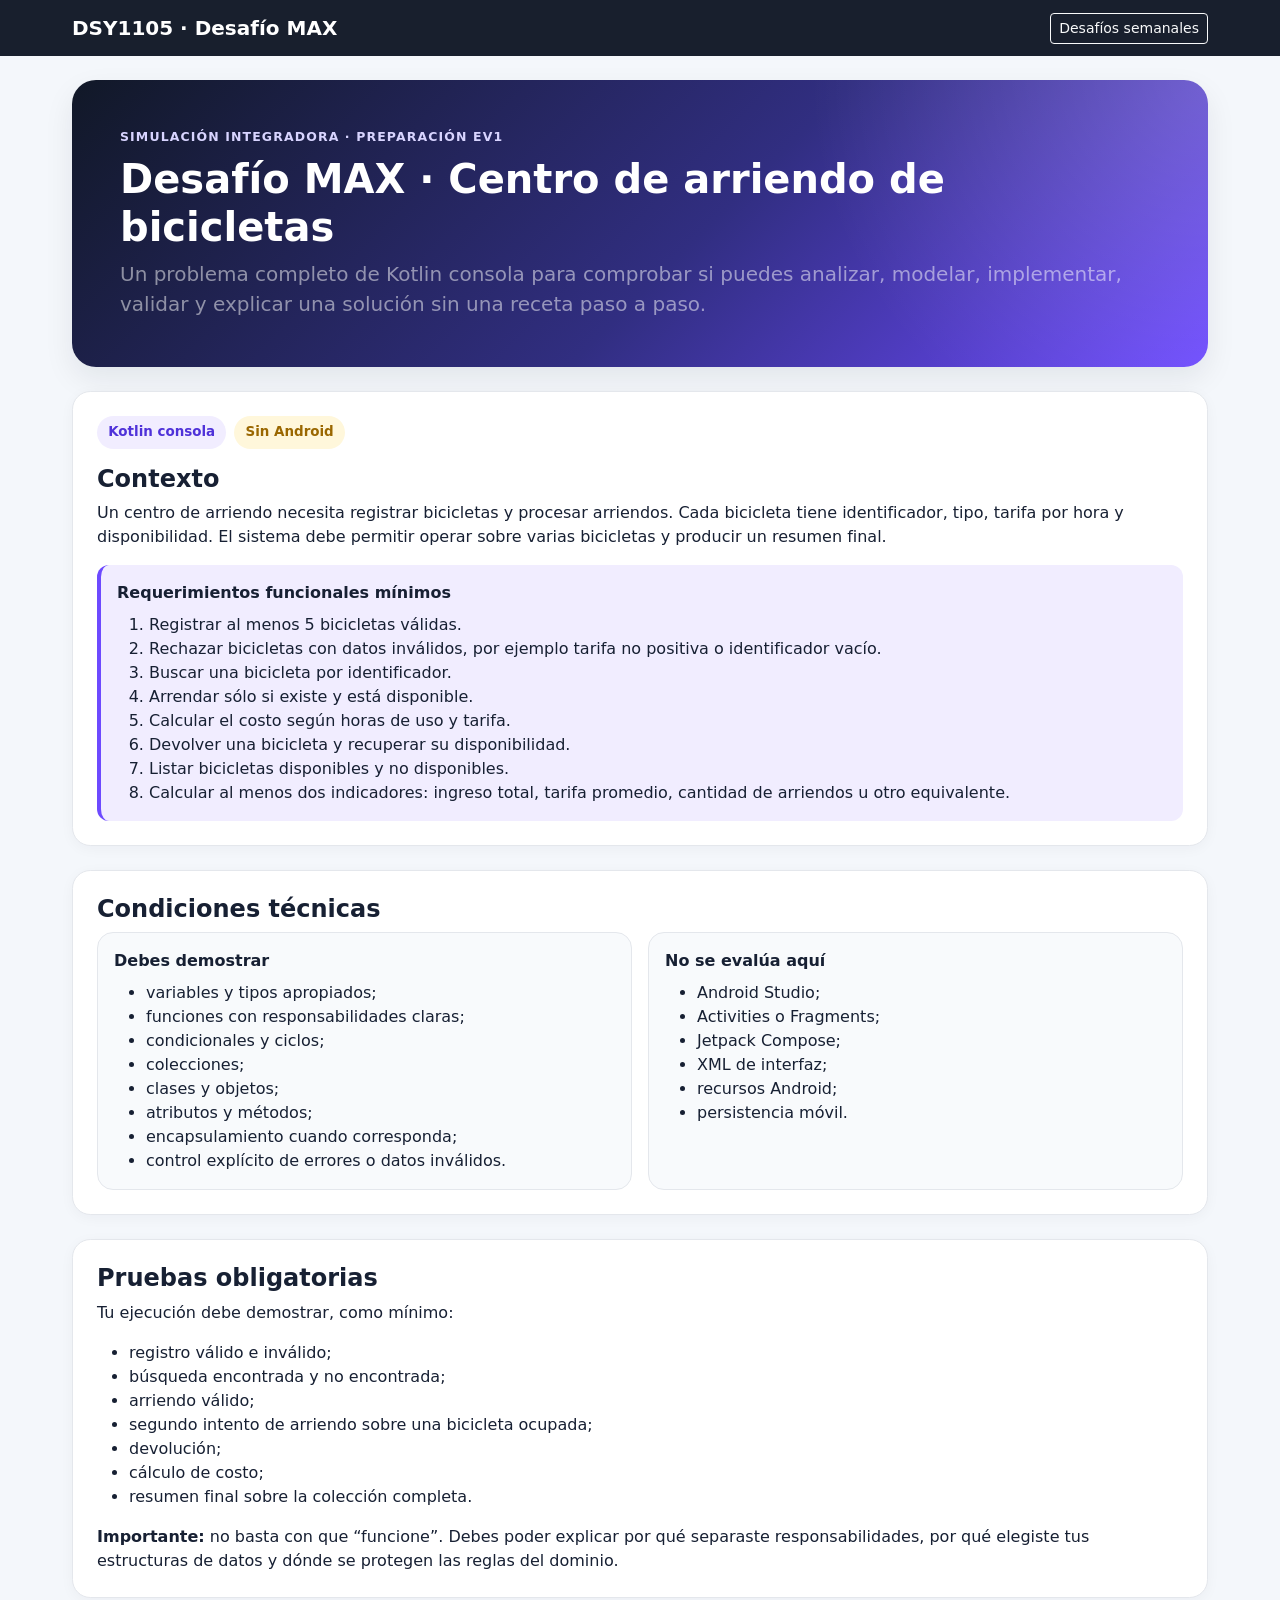
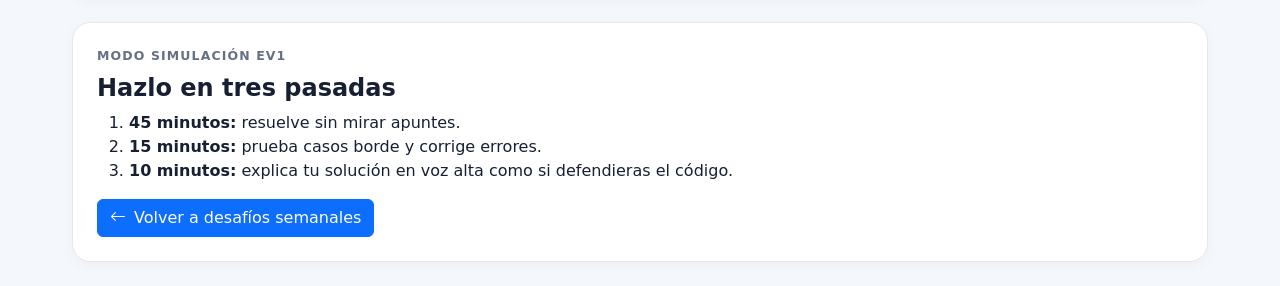
<file: desafio-max.html>
<!doctype html><html lang="es"><head><meta charset="utf-8"><meta name="viewport" content="width=device-width,initial-scale=1"><title>Desafío MAX EV1 · DSY1105</title><link href="https://cdn.jsdelivr.net/npm/bootstrap@5.3.8/dist/css/bootstrap.min.css" rel="stylesheet"><link href="https://cdn.jsdelivr.net/npm/bootstrap-icons@1.11.3/font/bootstrap-icons.min.css" rel="stylesheet"><link href="styles.css" rel="stylesheet"></head><body><nav class="navbar navbar-dark topbar"><div class="container wrap"><a class="navbar-brand fw-bold" href="index.html">DSY1105 · Desafío MAX</a><a class="btn btn-outline-light btn-sm" href="desafio-semanal.html">Desafíos semanales</a></div></nav><main class="container wrap py-4"><section class="hero p-4 p-md-5 mb-4"><div class="eyebrow mb-2">SIMULACIÓN INTEGRADORA · PREPARACIÓN EV1</div><h1 class="display-6 fw-bold">Desafío MAX · Centro de arriendo de bicicletas</h1><p class="lead text-white-50 mb-0">Un problema completo de Kotlin consola para comprobar si puedes analizar, modelar, implementar, validar y explicar una solución sin una receta paso a paso.</p></section><section class="surface p-4 mb-4"><div class="d-flex flex-wrap gap-2 mb-3"><span class="status-pill status-current">Kotlin consola</span><span class="status-pill status-pending">Sin Android</span></div><h2 class="h4 fw-bold">Contexto</h2><p>Un centro de arriendo necesita registrar bicicletas y procesar arriendos. Cada bicicleta tiene identificador, tipo, tarifa por hora y disponibilidad. El sistema debe permitir operar sobre varias bicicletas y producir un resumen final.</p><div class="callout"><strong>Requerimientos funcionales mínimos</strong><ol class="mb-0 mt-2"><li>Registrar al menos 5 bicicletas válidas.</li><li>Rechazar bicicletas con datos inválidos, por ejemplo tarifa no positiva o identificador vacío.</li><li>Buscar una bicicleta por identificador.</li><li>Arrendar sólo si existe y está disponible.</li><li>Calcular el costo según horas de uso y tarifa.</li><li>Devolver una bicicleta y recuperar su disponibilidad.</li><li>Listar bicicletas disponibles y no disponibles.</li><li>Calcular al menos dos indicadores: ingreso total, tarifa promedio, cantidad de arriendos u otro equivalente.</li></ol></div></section><section class="surface p-4 mb-4"><h2 class="h4 fw-bold">Condiciones técnicas</h2><div class="row g-3"><div class="col-md-6"><div class="surface-soft p-3 h-100"><strong>Debes demostrar</strong><ul class="mb-0 mt-2"><li>variables y tipos apropiados;</li><li>funciones con responsabilidades claras;</li><li>condicionales y ciclos;</li><li>colecciones;</li><li>clases y objetos;</li><li>atributos y métodos;</li><li>encapsulamiento cuando corresponda;</li><li>control explícito de errores o datos inválidos.</li></ul></div></div><div class="col-md-6"><div class="surface-soft p-3 h-100"><strong>No se evalúa aquí</strong><ul class="mb-0 mt-2"><li>Android Studio;</li><li>Activities o Fragments;</li><li>Jetpack Compose;</li><li>XML de interfaz;</li><li>recursos Android;</li><li>persistencia móvil.</li></ul></div></div></div></section><section class="surface p-4 mb-4"><h2 class="h4 fw-bold">Pruebas obligatorias</h2><p>Tu ejecución debe demostrar, como mínimo:</p><ul><li>registro válido e inválido;</li><li>búsqueda encontrada y no encontrada;</li><li>arriendo válido;</li><li>segundo intento de arriendo sobre una bicicleta ocupada;</li><li>devolución;</li><li>cálculo de costo;</li><li>resumen final sobre la colección completa.</li></ul><p class="mb-0"><strong>Importante:</strong> no basta con que “funcione”. Debes poder explicar por qué separaste responsabilidades, por qué elegiste tus estructuras de datos y dónde se protegen las reglas del dominio.</p></section><section class="surface p-4"><div class="eyebrow mb-2">Modo simulación EV1</div><h2 class="h4 fw-bold">Hazlo en tres pasadas</h2><ol class="mb-3"><li><strong>45 minutos:</strong> resuelve sin mirar apuntes.</li><li><strong>15 minutos:</strong> prueba casos borde y corrige errores.</li><li><strong>10 minutos:</strong> explica tu solución en voz alta como si defendieras el código.</li></ol><a class="btn btn-primary" href="desafio-semanal.html"><i class="bi bi-arrow-left me-2"></i>Volver a desafíos semanales</a></section></main></body></html>
</file>
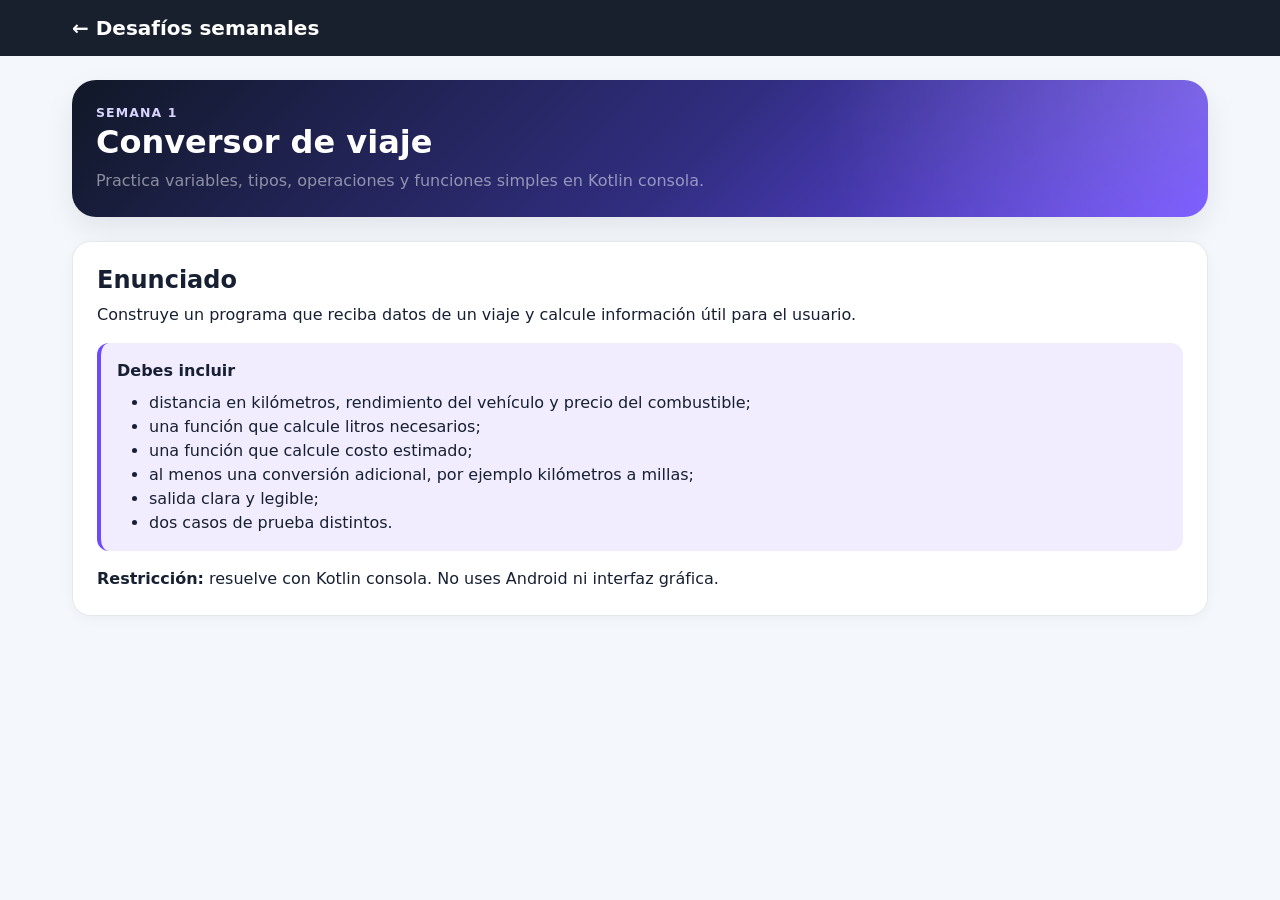
<file: desafio-semana-01.html>
<!doctype html><html lang="es"><head><meta charset="utf-8"><meta name="viewport" content="width=device-width,initial-scale=1"><title>Desafío Semana 1 · DSY1105</title><link href="https://cdn.jsdelivr.net/npm/bootstrap@5.3.8/dist/css/bootstrap.min.css" rel="stylesheet"><link href="styles.css" rel="stylesheet"></head><body><nav class="navbar navbar-dark topbar"><div class="container wrap"><a class="navbar-brand fw-bold" href="desafio-semanal.html">← Desafíos semanales</a></div></nav><main class="container wrap py-4"><section class="hero p-4 mb-4"><div class="eyebrow">SEMANA 1</div><h1 class="h2 fw-bold">Conversor de viaje</h1><p class="text-white-50 mb-0">Practica variables, tipos, operaciones y funciones simples en Kotlin consola.</p></section><section class="surface p-4"><h2 class="h4 fw-bold">Enunciado</h2><p>Construye un programa que reciba datos de un viaje y calcule información útil para el usuario.</p><div class="callout"><strong>Debes incluir</strong><ul class="mb-0 mt-2"><li>distancia en kilómetros, rendimiento del vehículo y precio del combustible;</li><li>una función que calcule litros necesarios;</li><li>una función que calcule costo estimado;</li><li>al menos una conversión adicional, por ejemplo kilómetros a millas;</li><li>salida clara y legible;</li><li>dos casos de prueba distintos.</li></ul></div><p class="mt-3 mb-0"><strong>Restricción:</strong> resuelve con Kotlin consola. No uses Android ni interfaz gráfica.</p></section></main></body></html>
</file>
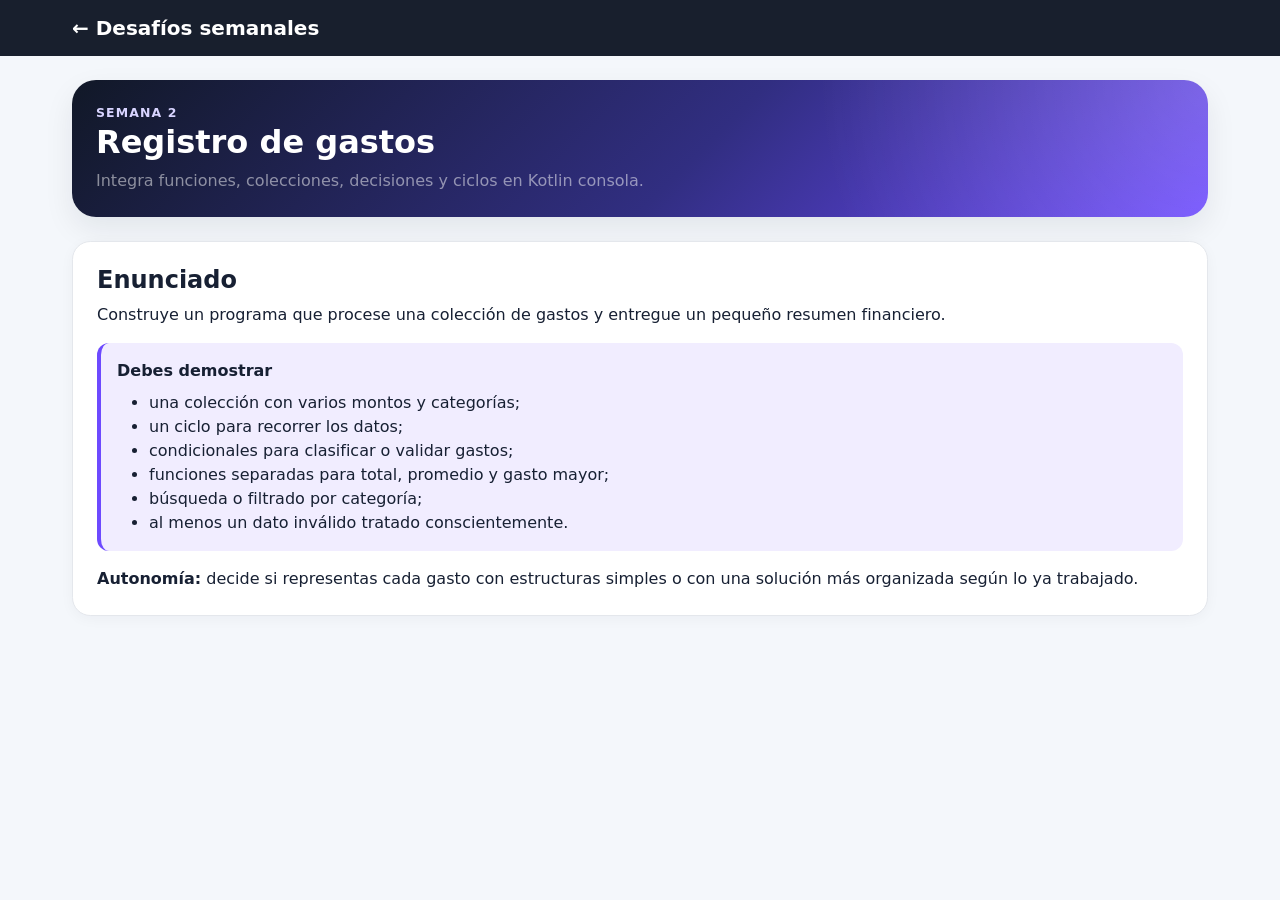
<file: desafio-semana-02.html>
<!doctype html><html lang="es"><head><meta charset="utf-8"><meta name="viewport" content="width=device-width,initial-scale=1"><title>Desafío Semana 2 · DSY1105</title><link href="https://cdn.jsdelivr.net/npm/bootstrap@5.3.8/dist/css/bootstrap.min.css" rel="stylesheet"><link href="styles.css" rel="stylesheet"></head><body><nav class="navbar navbar-dark topbar"><div class="container wrap"><a class="navbar-brand fw-bold" href="desafio-semanal.html">← Desafíos semanales</a></div></nav><main class="container wrap py-4"><section class="hero p-4 mb-4"><div class="eyebrow">SEMANA 2</div><h1 class="h2 fw-bold">Registro de gastos</h1><p class="text-white-50 mb-0">Integra funciones, colecciones, decisiones y ciclos en Kotlin consola.</p></section><section class="surface p-4"><h2 class="h4 fw-bold">Enunciado</h2><p>Construye un programa que procese una colección de gastos y entregue un pequeño resumen financiero.</p><div class="callout"><strong>Debes demostrar</strong><ul class="mb-0 mt-2"><li>una colección con varios montos y categorías;</li><li>un ciclo para recorrer los datos;</li><li>condicionales para clasificar o validar gastos;</li><li>funciones separadas para total, promedio y gasto mayor;</li><li>búsqueda o filtrado por categoría;</li><li>al menos un dato inválido tratado conscientemente.</li></ul></div><p class="mt-3 mb-0"><strong>Autonomía:</strong> decide si representas cada gasto con estructuras simples o con una solución más organizada según lo ya trabajado.</p></section></main></body></html>
</file>
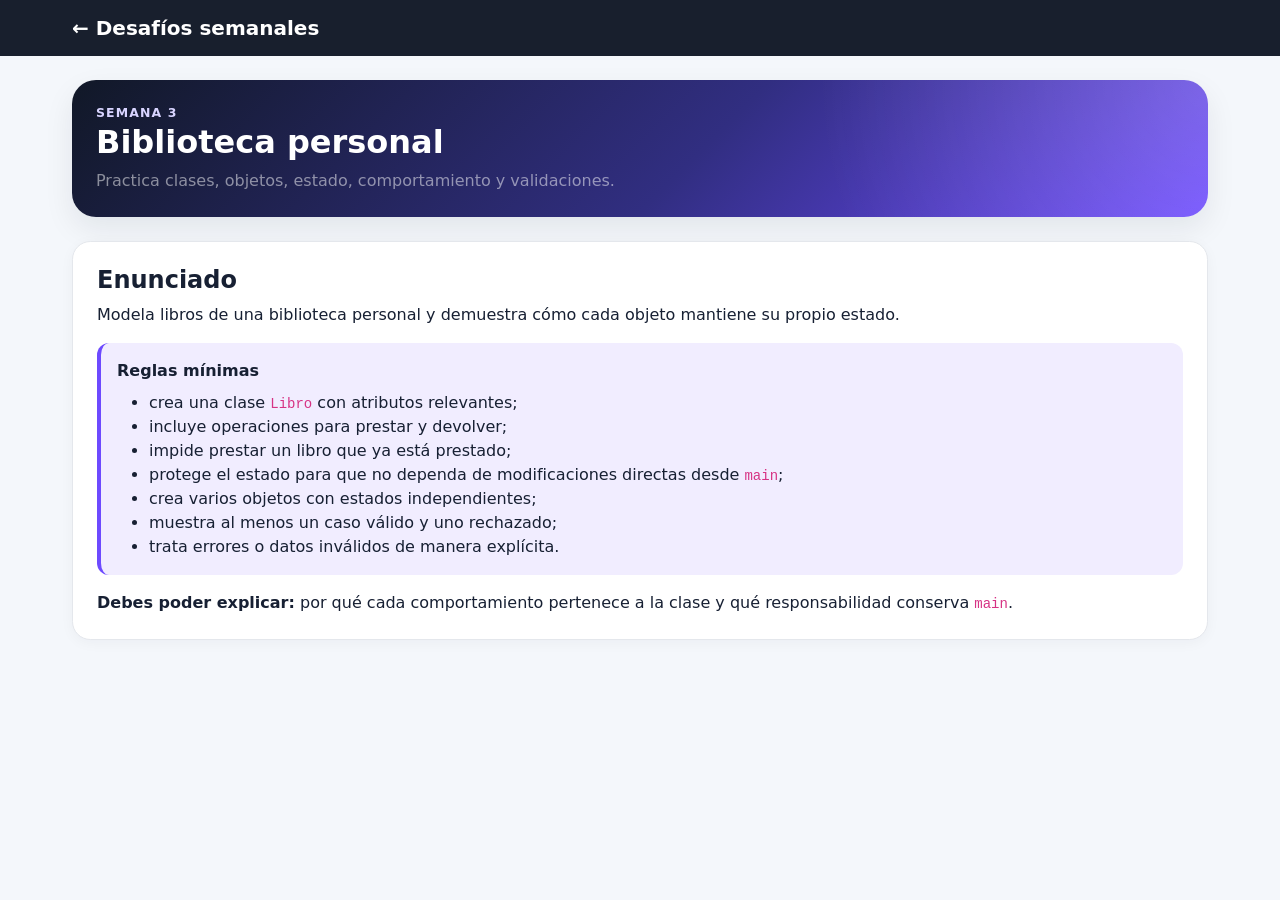
<file: desafio-semana-03.html>
<!doctype html><html lang="es"><head><meta charset="utf-8"><meta name="viewport" content="width=device-width,initial-scale=1"><title>Desafío Semana 3 · DSY1105</title><link href="https://cdn.jsdelivr.net/npm/bootstrap@5.3.8/dist/css/bootstrap.min.css" rel="stylesheet"><link href="styles.css" rel="stylesheet"></head><body><nav class="navbar navbar-dark topbar"><div class="container wrap"><a class="navbar-brand fw-bold" href="desafio-semanal.html">← Desafíos semanales</a></div></nav><main class="container wrap py-4"><section class="hero p-4 mb-4"><div class="eyebrow">SEMANA 3</div><h1 class="h2 fw-bold">Biblioteca personal</h1><p class="text-white-50 mb-0">Practica clases, objetos, estado, comportamiento y validaciones.</p></section><section class="surface p-4"><h2 class="h4 fw-bold">Enunciado</h2><p>Modela libros de una biblioteca personal y demuestra cómo cada objeto mantiene su propio estado.</p><div class="callout"><strong>Reglas mínimas</strong><ul class="mb-0 mt-2"><li>crea una clase <code>Libro</code> con atributos relevantes;</li><li>incluye operaciones para prestar y devolver;</li><li>impide prestar un libro que ya está prestado;</li><li>protege el estado para que no dependa de modificaciones directas desde <code>main</code>;</li><li>crea varios objetos con estados independientes;</li><li>muestra al menos un caso válido y uno rechazado;</li><li>trata errores o datos inválidos de manera explícita.</li></ul></div><p class="mt-3 mb-0"><strong>Debes poder explicar:</strong> por qué cada comportamiento pertenece a la clase y qué responsabilidad conserva <code>main</code>.</p></section></main></body></html>
</file>
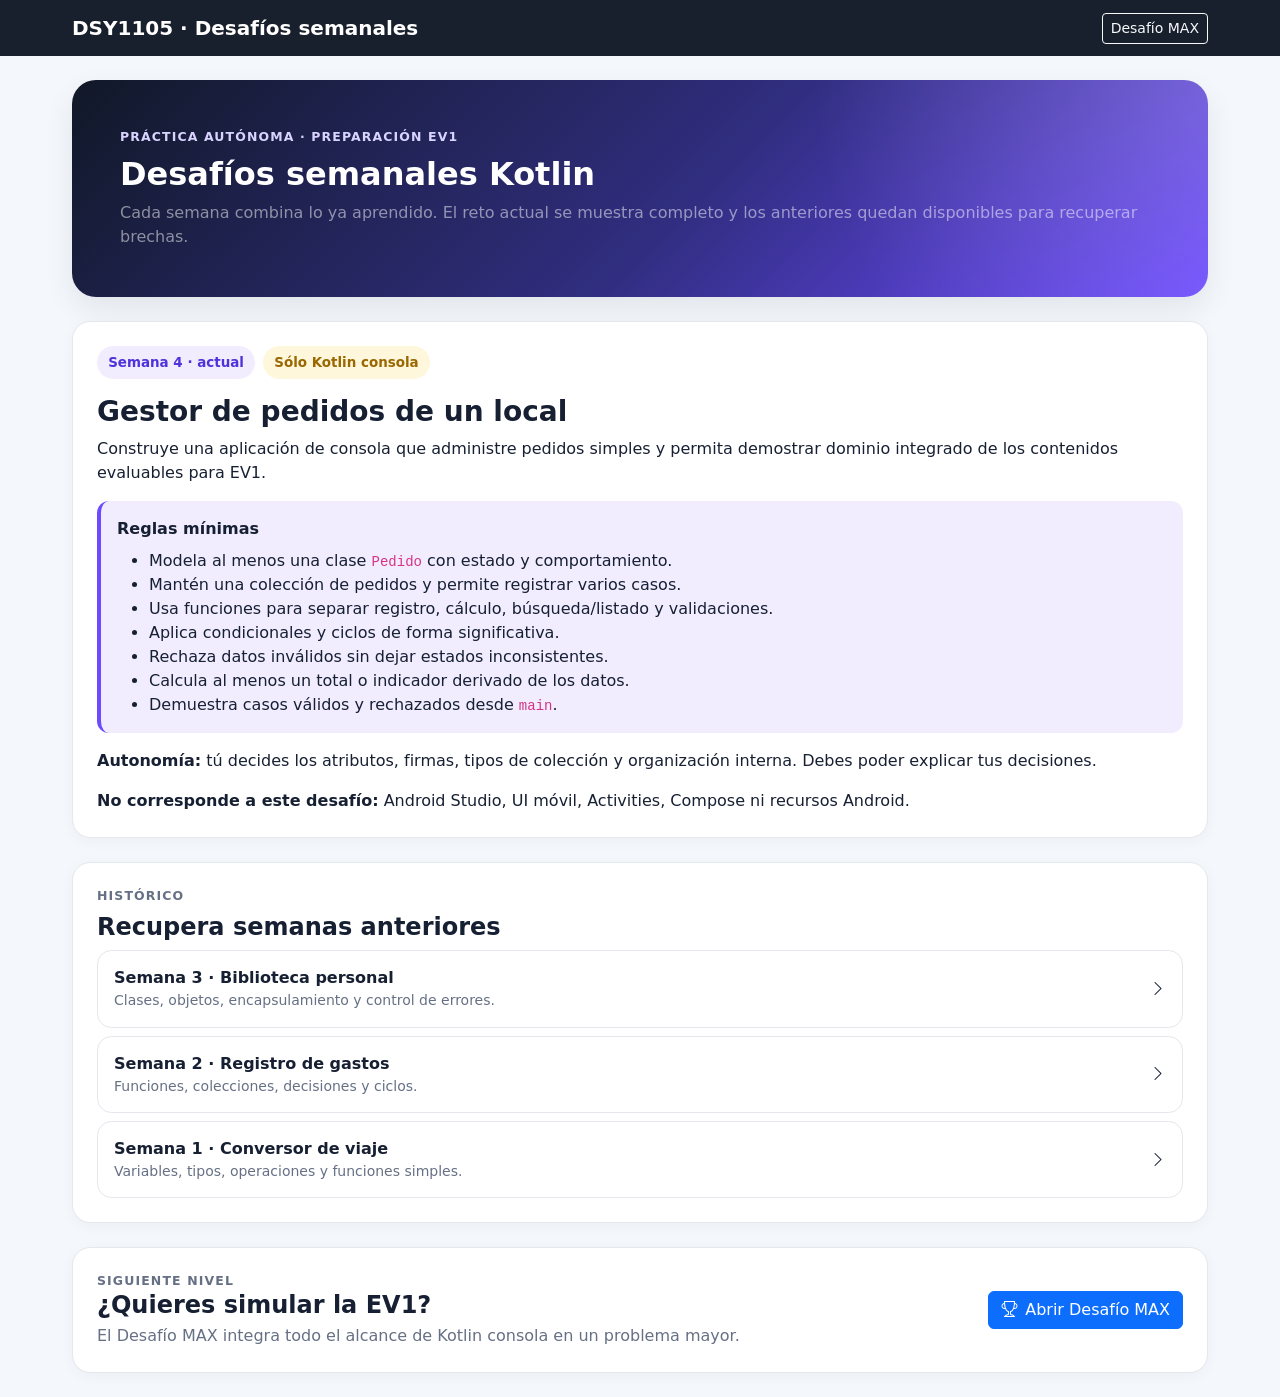
<file: desafio-semanal.html>
<!doctype html><html lang="es"><head><meta charset="utf-8"><meta name="viewport" content="width=device-width,initial-scale=1"><title>Desafíos semanales · DSY1105</title><link href="https://cdn.jsdelivr.net/npm/bootstrap@5.3.8/dist/css/bootstrap.min.css" rel="stylesheet"><link href="https://cdn.jsdelivr.net/npm/bootstrap-icons@1.11.3/font/bootstrap-icons.min.css" rel="stylesheet"><link href="styles.css" rel="stylesheet"></head><body><nav class="navbar navbar-dark topbar"><div class="container wrap"><a class="navbar-brand fw-bold" href="index.html">DSY1105 · Desafíos semanales</a><a class="btn btn-outline-light btn-sm" href="desafio-max.html">Desafío MAX</a></div></nav><main class="container wrap py-4"><section class="hero p-4 p-md-5 mb-4"><div class="eyebrow mb-2">PRÁCTICA AUTÓNOMA · PREPARACIÓN EV1</div><h1 class="h2 fw-bold">Desafíos semanales Kotlin</h1><p class="text-white-50 mb-0">Cada semana combina lo ya aprendido. El reto actual se muestra completo y los anteriores quedan disponibles para recuperar brechas.</p></section><section class="surface p-4 mb-4"><div class="d-flex flex-wrap gap-2 mb-3"><span class="status-pill status-current">Semana 4 · actual</span><span class="status-pill status-pending">Sólo Kotlin consola</span></div><h2 class="h3 fw-bold">Gestor de pedidos de un local</h2><p>Construye una aplicación de consola que administre pedidos simples y permita demostrar dominio integrado de los contenidos evaluables para EV1.</p><div class="callout mb-3"><strong>Reglas mínimas</strong><ul class="mb-0 mt-2"><li>Modela al menos una clase <code>Pedido</code> con estado y comportamiento.</li><li>Mantén una colección de pedidos y permite registrar varios casos.</li><li>Usa funciones para separar registro, cálculo, búsqueda/listado y validaciones.</li><li>Aplica condicionales y ciclos de forma significativa.</li><li>Rechaza datos inválidos sin dejar estados inconsistentes.</li><li>Calcula al menos un total o indicador derivado de los datos.</li><li>Demuestra casos válidos y rechazados desde <code>main</code>.</li></ul></div><p><strong>Autonomía:</strong> tú decides los atributos, firmas, tipos de colección y organización interna. Debes poder explicar tus decisiones.</p><p class="mb-0"><strong>No corresponde a este desafío:</strong> Android Studio, UI móvil, Activities, Compose ni recursos Android.</p></section><section class="surface p-4 mb-4"><div class="eyebrow mb-2">Histórico</div><h2 class="h4 fw-bold">Recupera semanas anteriores</h2><div class="d-grid gap-2"><a class="quick-link" href="desafio-semana-03.html"><span><strong>Semana 3 · Biblioteca personal</strong><span class="muted d-block small">Clases, objetos, encapsulamiento y control de errores.</span></span><i class="bi bi-chevron-right"></i></a><a class="quick-link" href="desafio-semana-02.html"><span><strong>Semana 2 · Registro de gastos</strong><span class="muted d-block small">Funciones, colecciones, decisiones y ciclos.</span></span><i class="bi bi-chevron-right"></i></a><a class="quick-link" href="desafio-semana-01.html"><span><strong>Semana 1 · Conversor de viaje</strong><span class="muted d-block small">Variables, tipos, operaciones y funciones simples.</span></span><i class="bi bi-chevron-right"></i></a></div></section><section class="surface p-4"><div class="row g-3 align-items-center"><div class="col-md"><div class="eyebrow">Siguiente nivel</div><h2 class="h4 fw-bold mb-1">¿Quieres simular la EV1?</h2><p class="muted mb-0">El Desafío MAX integra todo el alcance de Kotlin consola en un problema mayor.</p></div><div class="col-md-auto"><a class="btn btn-primary" href="desafio-max.html"><i class="bi bi-trophy me-2"></i>Abrir Desafío MAX</a></div></div></section></main></body></html>
</file>
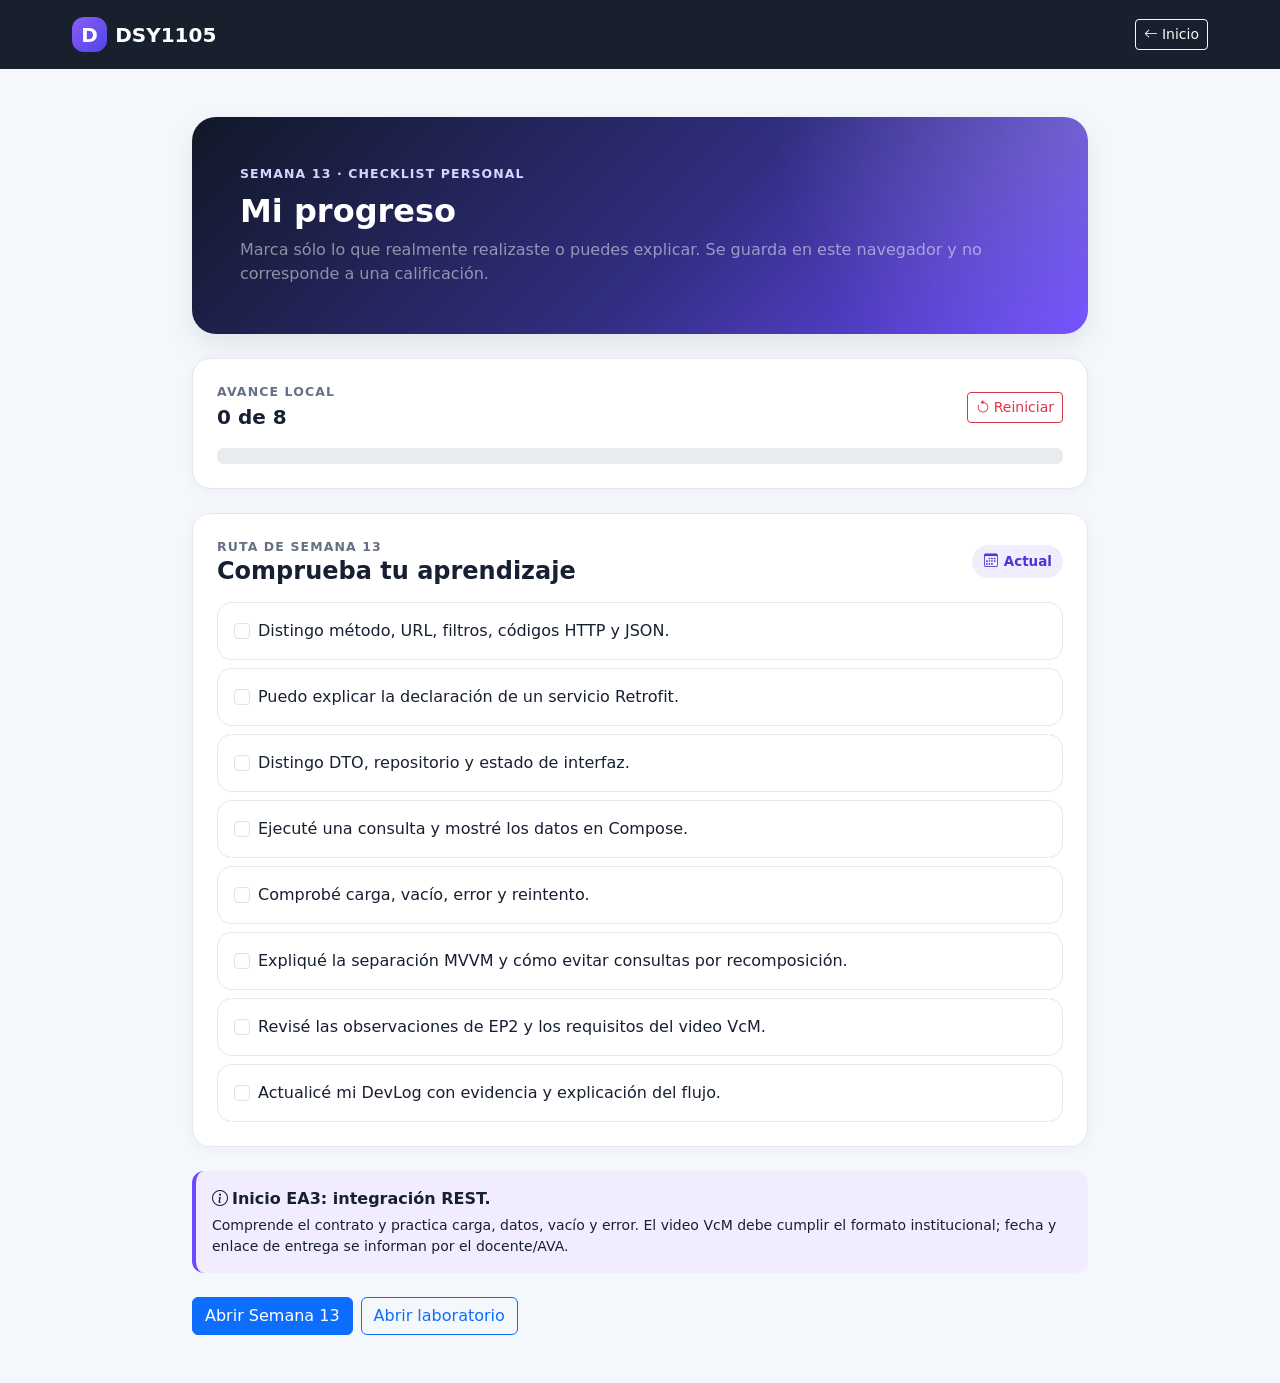
<file: progreso.html>
<!doctype html>
<html lang="es">
<head>
  <meta charset="utf-8">
  <meta name="viewport" content="width=device-width,initial-scale=1">
  <title>Mi progreso · DSY1105</title>
  <link href="https://cdn.jsdelivr.net/npm/bootstrap@5.3.8/dist/css/bootstrap.min.css" rel="stylesheet">
  <link href="https://cdn.jsdelivr.net/npm/bootstrap-icons@1.11.3/font/bootstrap-icons.min.css" rel="stylesheet">
  <link href="styles.css" rel="stylesheet">
</head>
<body>
<nav class="navbar navbar-dark topbar sticky-top"><div class="container wrap py-1"><a class="navbar-brand d-flex align-items-center gap-2 fw-bold" href="index.html"><span class="brand-mark">D</span><span>DSY1105</span></a><a class="btn btn-sm btn-outline-light" href="index.html"><i class="bi bi-arrow-left me-1"></i>Inicio</a></div></nav>
<main class="container wrap py-4 py-md-5" style="max-width:920px">
  <section class="hero p-4 p-md-5 mb-4">
    <div class="eyebrow mb-2">Semana 13 · checklist personal</div>
    <h1 class="h2 fw-bold">Mi progreso</h1>
    <p class="mb-0 text-white-50">Marca sólo lo que realmente realizaste o puedes explicar. Se guarda en este navegador y no corresponde a una calificación.</p>
  </section>
  <section class="surface p-4 mb-4">
    <div class="d-flex justify-content-between align-items-center gap-3 mb-3">
      <div><div class="eyebrow">Avance local</div><strong id="counter" class="fs-5">0 de 8</strong></div>
      <button id="reset" class="btn btn-sm btn-outline-danger"><i class="bi bi-arrow-counterclockwise me-1"></i>Reiniciar</button>
    </div>
    <div class="progress" role="progressbar" aria-label="Progreso semanal"><div id="bar" class="progress-bar" style="width:0%"></div></div>
  </section>
  <section class="surface p-4 mb-4">
    <div class="d-flex justify-content-between align-items-center gap-3 mb-3"><div><div class="eyebrow">Ruta de Semana 13</div><h2 class="h4 fw-bold mb-0">Comprueba tu aprendizaje</h2></div><span class="status-pill status-current"><i class="bi bi-calendar3"></i>Actual</span></div>
    <div id="items" class="d-grid gap-2">
      <div class="item p-3"><input class="form-check-input me-2" type="checkbox" id="p1"><label for="p1">Distingo método, URL, filtros, códigos HTTP y JSON.</label></div>
      <div class="item p-3"><input class="form-check-input me-2" type="checkbox" id="p2"><label for="p2">Puedo explicar la declaración de un servicio Retrofit.</label></div>
      <div class="item p-3"><input class="form-check-input me-2" type="checkbox" id="p3"><label for="p3">Distingo DTO, repositorio y estado de interfaz.</label></div>
      <div class="item p-3"><input class="form-check-input me-2" type="checkbox" id="p4"><label for="p4">Ejecuté una consulta y mostré los datos en Compose.</label></div>
      <div class="item p-3"><input class="form-check-input me-2" type="checkbox" id="p5"><label for="p5">Comprobé carga, vacío, error y reintento.</label></div>
      <div class="item p-3"><input class="form-check-input me-2" type="checkbox" id="p6"><label for="p6">Expliqué la separación MVVM y cómo evitar consultas por recomposición.</label></div>
      <div class="item p-3"><input class="form-check-input me-2" type="checkbox" id="p7"><label for="p7">Revisé las observaciones de EP2 y los requisitos del video VcM.</label></div>
      <div class="item p-3"><input class="form-check-input me-2" type="checkbox" id="p8"><label for="p8">Actualicé mi DevLog con evidencia y explicación del flujo.</label></div>
    </div>
  </section>
  <div class="callout mb-4"><strong><i class="bi bi-info-circle me-1"></i>Inicio EA3: integración REST.</strong><div class="small mt-1">Comprende el contrato y practica carga, datos, vacío y error. El video VcM debe cumplir el formato institucional; fecha y enlace de entrega se informan por el docente/AVA.</div></div>
  <div class="d-flex flex-wrap gap-2"><a class="btn btn-primary" href="https://github.com/cmartinezs/DSY1105-DESARROLLO-APLICACIONES-MOVILES-2026-2/tree/master/semanas/semana-13">Abrir Semana 13</a><a class="btn btn-outline-primary" href="https://github.com/cmartinezs/DSY1105-DESARROLLO-APLICACIONES-MOVILES-2026-2/tree/master/labs/semana-13-lecturas-remotas">Abrir laboratorio</a></div>
</main>
<script>
const KEY='dsy1105-progreso-semana-13';
const boxes=[...document.querySelectorAll('input[type=checkbox]')];
function load(){let saved={};try{saved=JSON.parse(localStorage.getItem(KEY)||'{}')}catch(e){}boxes.forEach(b=>b.checked=Boolean(saved[b.id]));render();}
function save(){const state={};boxes.forEach(b=>state[b.id]=b.checked);localStorage.setItem(KEY,JSON.stringify(state));render();}
function render(){const done=boxes.filter(b=>b.checked).length;document.getElementById('counter').textContent=`${done} de ${boxes.length}`;document.getElementById('bar').style.width=`${done/boxes.length*100}%`;boxes.forEach(b=>b.closest('.item').classList.toggle('done',b.checked));}
boxes.forEach(b=>b.addEventListener('change',save));
document.getElementById('reset').addEventListener('click',()=>{if(confirm('¿Reiniciar tu progreso local de Semana 13?')){localStorage.removeItem(KEY);load();}});
load();
</script>
</body>
</html>
</file>
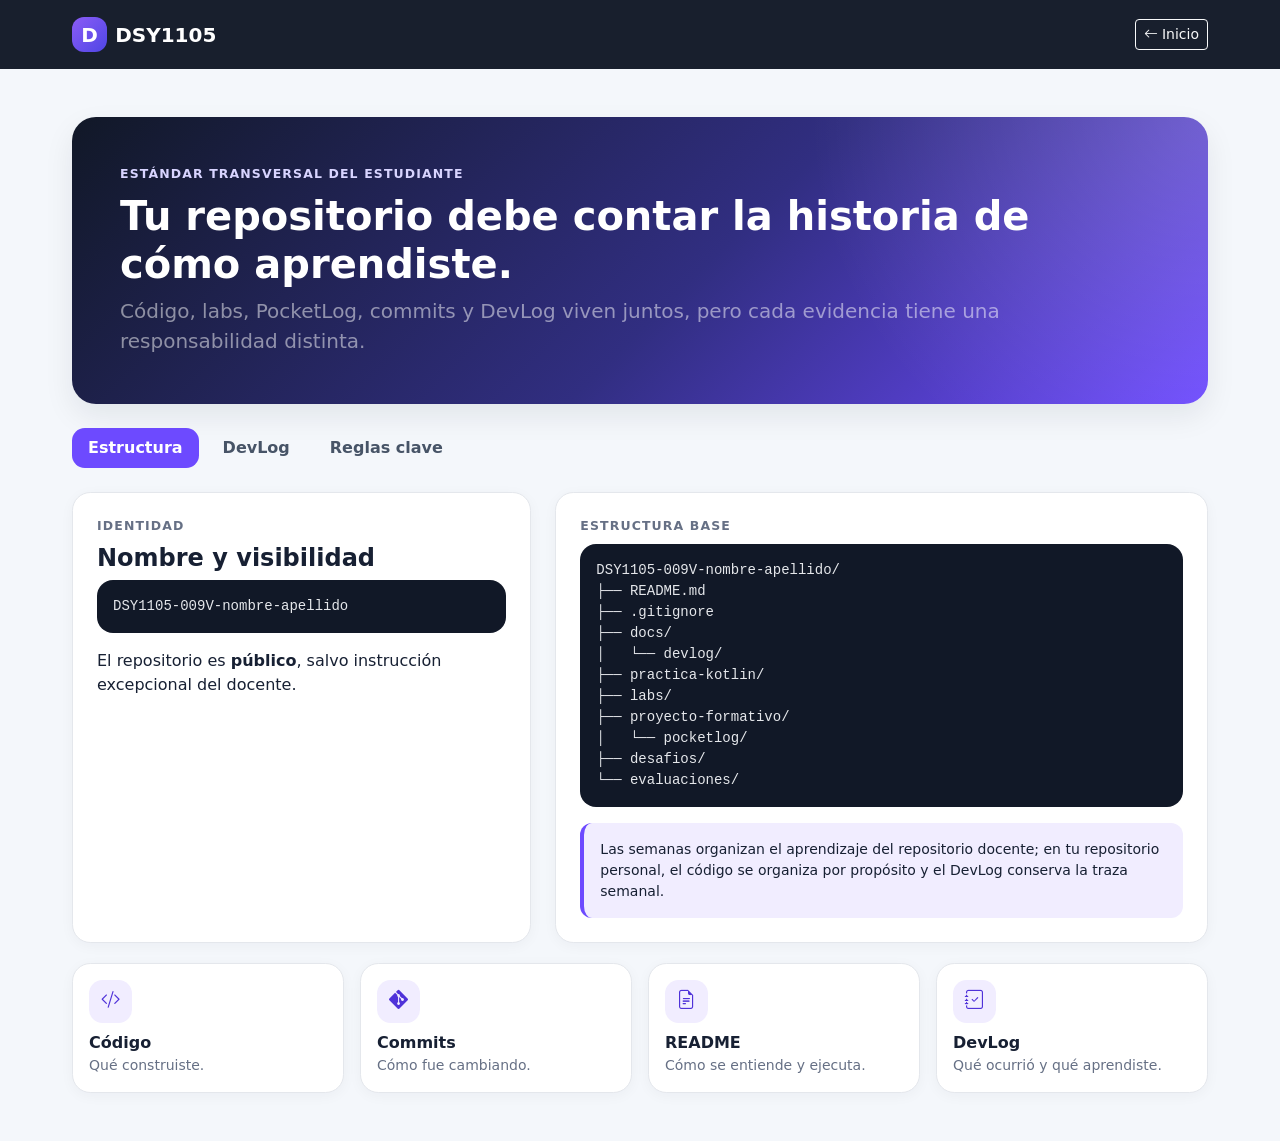
<file: repositorio-estudiante.html>
<!doctype html>
<html lang="es">
<head>
  <meta charset="utf-8">
  <meta name="viewport" content="width=device-width,initial-scale=1">
  <title>Repositorio del estudiante · DSY1105</title>
  <link href="https://cdn.jsdelivr.net/npm/bootstrap@5.3.8/dist/css/bootstrap.min.css" rel="stylesheet">
  <link href="https://cdn.jsdelivr.net/npm/bootstrap-icons@1.11.3/font/bootstrap-icons.min.css" rel="stylesheet">
  <link href="styles.css" rel="stylesheet">
</head>
<body>
<nav class="navbar navbar-dark topbar sticky-top"><div class="container wrap py-1"><a class="navbar-brand d-flex align-items-center gap-2 fw-bold" href="index.html"><span class="brand-mark">D</span><span>DSY1105</span></a><a class="btn btn-sm btn-outline-light" href="index.html"><i class="bi bi-arrow-left me-1"></i>Inicio</a></div></nav>
<main class="container wrap py-4 py-md-5">
  <section class="hero p-4 p-md-5 mb-4"><div class="eyebrow mb-2">Estándar transversal del estudiante</div><h1 class="display-6 fw-bold">Tu repositorio debe contar la historia de cómo aprendiste.</h1><p class="lead text-white-50 mb-0">Código, labs, PocketLog, commits y DevLog viven juntos, pero cada evidencia tiene una responsabilidad distinta.</p></section>

  <ul class="nav nav-pills gap-2 mb-4" id="repoTabs" role="tablist">
    <li class="nav-item"><button class="nav-link active" data-bs-toggle="pill" data-bs-target="#estructura" type="button">Estructura</button></li>
    <li class="nav-item"><button class="nav-link" data-bs-toggle="pill" data-bs-target="#devlog" type="button">DevLog</button></li>
    <li class="nav-item"><button class="nav-link" data-bs-toggle="pill" data-bs-target="#reglas" type="button">Reglas clave</button></li>
  </ul>

  <div class="tab-content">
    <section class="tab-pane fade show active" id="estructura">
      <div class="row g-4">
        <div class="col-lg-5"><article class="surface p-4 h-100"><div class="eyebrow mb-2">Identidad</div><h2 class="h4 fw-bold">Nombre y visibilidad</h2><pre class="tree"><code>DSY1105-009V-nombre-apellido</code></pre><p class="mb-0">El repositorio es <strong>público</strong>, salvo instrucción excepcional del docente.</p></article></div>
        <div class="col-lg-7"><article class="surface p-4 h-100"><div class="eyebrow mb-2">Estructura base</div><pre class="tree mb-3"><code>DSY1105-009V-nombre-apellido/
├── README.md
├── .gitignore
├── docs/
│   └── devlog/
├── practica-kotlin/
├── labs/
├── proyecto-formativo/
│   └── pocketlog/
├── desafios/
└── evaluaciones/</code></pre><div class="callout small">Las semanas organizan el aprendizaje del repositorio docente; en tu repositorio personal, el código se organiza por propósito y el DevLog conserva la traza semanal.</div></article></div>
      </div>
      <div class="row g-3 mt-1">
        <div class="col-md-6 col-xl-3"><div class="surface p-3 h-100"><div class="icon-tile mb-2"><i class="bi bi-code-slash"></i></div><strong>Código</strong><div class="muted small">Qué construiste.</div></div></div>
        <div class="col-md-6 col-xl-3"><div class="surface p-3 h-100"><div class="icon-tile mb-2"><i class="bi bi-git"></i></div><strong>Commits</strong><div class="muted small">Cómo fue cambiando.</div></div></div>
        <div class="col-md-6 col-xl-3"><div class="surface p-3 h-100"><div class="icon-tile mb-2"><i class="bi bi-file-earmark-text"></i></div><strong>README</strong><div class="muted small">Cómo se entiende y ejecuta.</div></div></div>
        <div class="col-md-6 col-xl-3"><div class="surface p-3 h-100"><div class="icon-tile mb-2"><i class="bi bi-journal-check"></i></div><strong>DevLog</strong><div class="muted small">Qué ocurrió y qué aprendiste.</div></div></div>
      </div>
    </section>

    <section class="tab-pane fade" id="devlog">
      <article class="surface p-4 p-md-5"><div class="d-flex flex-wrap justify-content-between gap-3 align-items-start"><div><span class="status-pill status-current mb-2"><i class="bi bi-journal-text"></i>Transversal</span><h2 class="h3 fw-bold">DevLog semanal</h2><p class="muted">Vive en <code>docs/devlog/</code> y registra una traza breve que permita entender el proceso semanas después.</p></div></div><pre class="tree"><code># DevLog · Semana XX

## Objetivo
...
## Avance
...
## Bloqueo
...
## Aprendizaje
...
## Siguiente
...</code></pre><div class="callout mb-3"><strong>No mide horas.</strong> Debe mostrar decisiones, errores reales, aprendizaje y continuidad.</div><a class="btn btn-primary" href="https://github.com/cmartinezs/DSY1105-DESARROLLO-APLICACIONES-MOVILES-2026-2/blob/master/docs/DEVLOG-ESTUDIANTE.md">Leer manual completo →</a></article>
    </section>

    <section class="tab-pane fade" id="reglas">
      <article class="surface p-4"><div class="eyebrow mb-2">Checklist técnico</div><h2 class="h4 fw-bold mb-3">Reglas clave</h2><div class="accordion" id="rulesAccordion">
        <div class="accordion-item"><h3 class="accordion-header"><button class="accordion-button" type="button" data-bs-toggle="collapse" data-bs-target="#r1">Código y packages</button></h3><div id="r1" class="accordion-collapse collapse show" data-bs-parent="#rulesAccordion"><div class="accordion-body"><ul class="mb-0"><li>Package raíz: <code>cl.duoc.&lt;usuario-duoc-sin-puntos&gt;</code>.</li><li><code>practica-kotlin/</code> es un solo proyecto organizado por conceptos.</li><li>PocketLog evoluciona en una sola carpeta.</li></ul></div></div></div>
        <div class="accordion-item"><h3 class="accordion-header"><button class="accordion-button collapsed" type="button" data-bs-toggle="collapse" data-bs-target="#r2">Archivos que sí se versionan</button></h3><div id="r2" class="accordion-collapse collapse" data-bs-parent="#rulesAccordion"><div class="accordion-body">Código fuente, Gradle Wrapper, recursos requeridos, README, documentación, DevLog y archivos necesarios para reproducir el trabajo.</div></div></div>
        <div class="accordion-item"><h3 class="accordion-header"><button class="accordion-button collapsed" type="button" data-bs-toggle="collapse" data-bs-target="#r3">Archivos que no se versionan</button></h3><div id="r3" class="accordion-collapse collapse" data-bs-parent="#rulesAccordion"><div class="accordion-body"><code>local.properties</code>, configuración local del IDE, builds, logs, secretos y archivos generados que puedan reconstruirse.</div></div></div>
      </div><a class="btn btn-outline-primary mt-4" href="https://github.com/cmartinezs/DSY1105-DESARROLLO-APLICACIONES-MOVILES-2026-2/blob/master/docs/ESTANDAR-REPOSITORIO-ESTUDIANTE.md">Ver estándar técnico completo →</a></article>
    </section>
  </div>
</main>
<script src="https://cdn.jsdelivr.net/npm/bootstrap@5.3.8/dist/js/bootstrap.bundle.min.js"></script>
</body>
</html>
</file>
<file: styles.css>
:root{--bg:#f4f7fb;--surface:#ffffff;--surface-soft:#f8fafc;--text:#172033;--muted:#667085;--border:#e4e7ec;--primary:#6d4aff;--primary-2:#4f32d9;--primary-soft:#f1edff;--success:#16794b;--success-soft:#eaf8f1;--warning:#9a6700;--warning-soft:#fff7db;--dark:#111827;--shadow:0 12px 30px rgba(15,23,42,.08)}*{box-sizing:border-box}body{background:var(--bg);color:var(--text);font-family:Inter,system-ui,-apple-system,BlinkMacSystemFont,"Segoe UI",sans-serif}.wrap{max-width:1160px}.topbar{background:rgba(17,24,39,.97);backdrop-filter:blur(12px)}.brand-mark{width:2.2rem;height:2.2rem;border-radius:.75rem;display:inline-grid;place-items:center;background:linear-gradient(135deg,#8b5cf6,#4f46e5);font-weight:800}.hero{background:radial-gradient(circle at top right,rgba(255,255,255,.18),transparent 34%),linear-gradient(135deg,#111827 0%,#312e81 55%,#6d4aff 100%);color:#fff;border-radius:1.5rem;box-shadow:var(--shadow);overflow:hidden}.hero .eyebrow{color:#d8d4ff}.eyebrow{font-size:.78rem;letter-spacing:.09em;text-transform:uppercase;font-weight:800;color:var(--muted)}.muted{color:var(--muted)}.surface{background:var(--surface);border:1px solid var(--border);border-radius:1.15rem;box-shadow:0 3px 14px rgba(15,23,42,.04)}.surface-soft{background:var(--surface-soft);border:1px solid var(--border);border-radius:1rem}.week-focus{border:1px solid #d9d1ff;background:linear-gradient(180deg,#f8f6ff,#fff);border-radius:1.25rem}.status-pill{display:inline-flex;align-items:center;gap:.45rem;border-radius:999px;padding:.4rem .7rem;font-weight:700;font-size:.84rem}.status-current{background:var(--primary-soft);color:var(--primary-2)}.status-ok{background:var(--success-soft);color:var(--success)}.status-pending{background:var(--warning-soft);color:var(--warning)}.vertical-card{height:100%;transition:transform .18s ease,box-shadow .18s ease,border-color .18s ease}.vertical-card:hover{transform:translateY(-3px);box-shadow:var(--shadow);border-color:#cfc6ff}.icon-tile{width:2.7rem;height:2.7rem;border-radius:.85rem;display:grid;place-items:center;background:var(--primary-soft);color:var(--primary-2);font-size:1.2rem}.route-step{position:relative;padding-left:3.25rem}.route-step:not(:last-child):after{content:"";position:absolute;left:1.17rem;top:2.2rem;bottom:-1rem;width:2px;background:#ddd6fe}.route-number{position:absolute;left:0;top:0;width:2.35rem;height:2.35rem;border-radius:50%;display:grid;place-items:center;background:var(--primary);color:#fff;font-weight:800;box-shadow:0 0 0 5px var(--primary-soft)}.quick-link{display:flex;align-items:center;justify-content:space-between;gap:1rem;padding:.95rem 1rem;border:1px solid var(--border);border-radius:.9rem;text-decoration:none;color:var(--text);background:#fff}.quick-link:hover{border-color:#cfc6ff;background:#fbfaff;color:var(--primary-2)}.nav-pills .nav-link{color:#475467;font-weight:700;border-radius:.8rem}.nav-pills .nav-link.active{background:var(--primary)}.accordion-button:not(.collapsed){background:var(--primary-soft);color:var(--primary-2);box-shadow:none}.accordion-button:focus{box-shadow:0 0 0 .2rem rgba(109,74,255,.12)}.tree{background:#111827;color:#e5e7eb;border-radius:1rem;padding:1rem;overflow:auto}.callout{border-left:4px solid var(--primary);background:var(--primary-soft);border-radius:.75rem;padding:1rem}.item{border:1px solid var(--border);border-radius:.9rem;background:#fff}.item.done{opacity:.72}.item.done label{text-decoration:line-through}.progress{height:1rem}.footer-note{font-size:.9rem;color:var(--muted)}@media(max-width:767.98px){.hero{border-radius:1.1rem}.route-step{padding-left:2.85rem}.route-number{width:2.1rem;height:2.1rem}.topbar .navbar-brand{font-size:1rem}}
</file>
